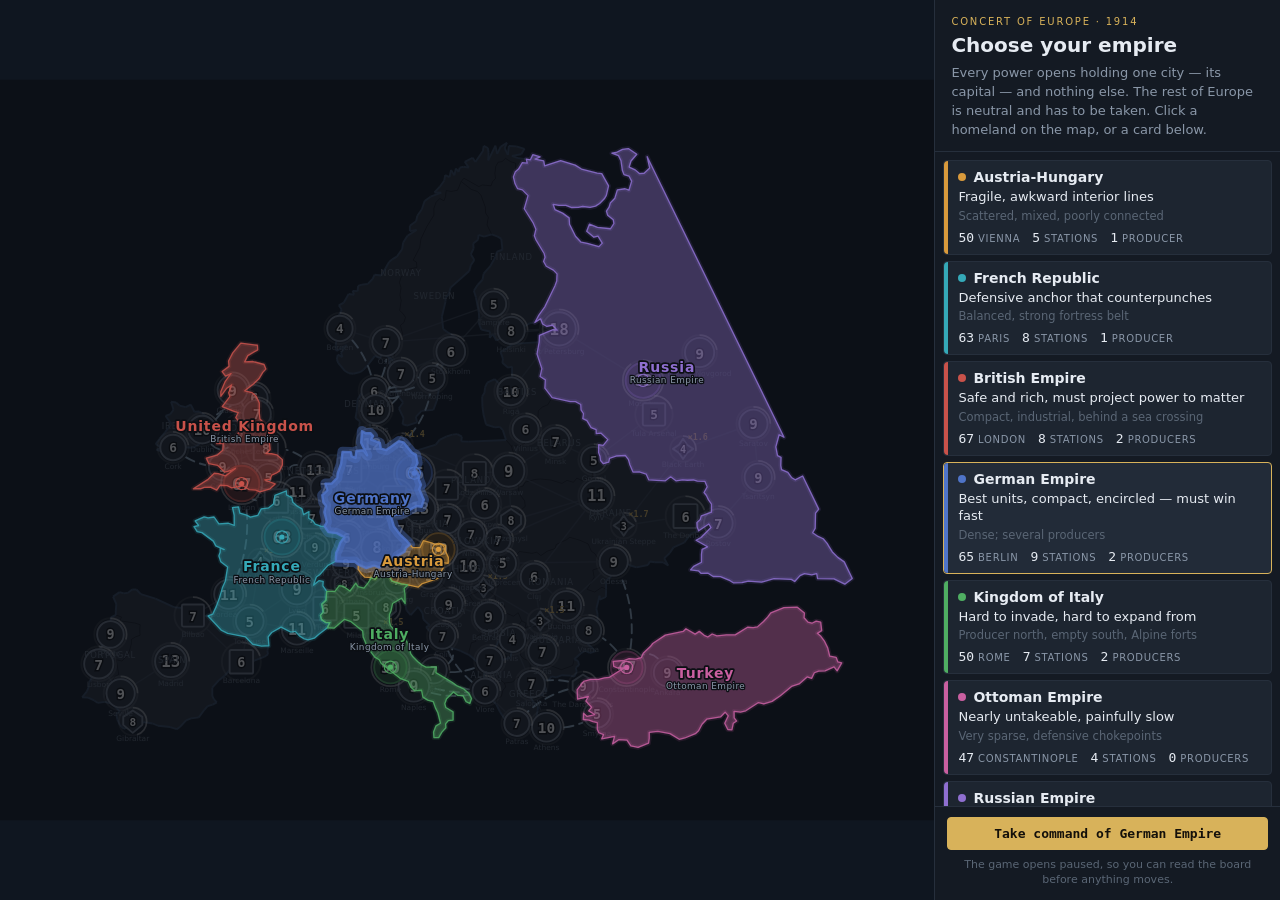
<file: index.html>
<!DOCTYPE html>
<html lang="en">
<head>
<meta charset="utf-8">
<meta name="viewport" content="width=device-width, initial-scale=1">
<title>Concert of Europe — 1914</title>
<link rel="stylesheet" href="style.css">
</head>
<body>

<div class="app">

  <!-- ── top HUD ─────────────────────────────────────────────────────── -->
  <header class="hud" id="hud">
    <div class="hud-group">
      <span class="hud-stat"><span class="hud-label">Territories</span><span class="hud-value" id="stat-territories">—</span></span>
      <span class="hud-stat"><span class="hud-label">Forces</span><span class="hud-value" id="stat-forces">—</span></span>
    </div>

    <div class="hud-group speed" id="speed-controls">
      <!-- 1x deleted 2026-07 on the player's instruction; 2x is the default and
           the slow speed now. See BAL.SPEEDS for why this costs nothing: the
           loop scales time CONSUMED, never the timestep, so the sim at 2x is
           the same sim. Pause is still how you stop to read the board. -->
      <button type="button" class="btn speed-btn" data-speed="0" id="speed-pause" title="Pause (space)">&#9208;</button>
      <button type="button" class="btn speed-btn is-active" data-speed="2">2x</button>
      <button type="button" class="btn speed-btn" data-speed="4">4x</button>
    </div>

    <div class="hud-group">
      <span class="hud-stat"><span class="hud-label">Day</span><span class="hud-value" id="stat-day">0</span></span>

      <!-- The way back into the guide (render/help.js). `hidden` here and
           revealed by helpInit(), which app/main.js calls from bootPlay() —
           so it does not exist as a clickable thing while the empire picker is
           up, for the same reason nothing else on the board is wired yet. The
           listener is attached there too; this file stays declarative. -->
      <button type="button" class="btn help-btn" id="help-btn" hidden
              title="How to play (?)" aria-label="How to play"><span class="help-btn-q">?</span>Guide</button>
    </div>
  </header>

  <!-- ── stage: board + right rail ───────────────────────────────────────
       A ROW flex whose only job is to put the rail beside the board rather
       than on top of it. This shape is load-bearing, not cosmetic: anything
       painted over the board that accepts pointer events swallows the click
       that commits an attack, with no error at all (see the #g-ui note
       below). A DOM sibling in normal flow cannot do that by construction.

       The SVG has a viewBox and preserveAspectRatio="xMidYMid meet", so
       narrowing .board-wrap simply rescales the map; render/camera.js has a
       ResizeObserver on #board and rebuilds its fit rect, which is what keeps
       marquee selection aligned with what the player sees.

       render/ailog.js appends its panel to .app — i.e. below this whole row —
       so the log and the rail displace the board on different axes and never
       fight. -->
  <div class="stage">

  <main class="board-wrap">
    <!-- tools/build-map.js fits the projected geometry to this frame with a
         small margin, so the viewBox is fixed and the data does the framing. -->
    <svg id="board" viewBox="0 0 1000 700" preserveAspectRatio="xMidYMid meet"
         role="img" aria-label="1914 Europe strategic map">
      <defs id="board-defs"></defs>
      <g id="g-territories"></g>
      <!-- Multiplier coverage (§8: "hold a farm and see the territories it's
           boosting light up"). Above the territory fill so it reads as a wash
           over the country, below the borders so it never eats a coastline.
           pointer-events:none in style.css — see the #g-ui warning below. -->
      <g id="g-coverage"></g>
      <g id="g-borders"></g>
      <g id="g-links"></g>
      <g id="g-stations"></g>
      <g id="g-labels"></g>
      <!-- Waves sit ABOVE stations: a marker on a short link next to a large
           node was being swallowed by that node's silhouette, and §8 requires
           in-transit strength to be legible at a glance. Both this layer and
           #g-ui are pointer-events:none in style.css, so neither can eat the
           click that commits an attack. -->
      <g id="g-waves"></g>
      <g id="g-ui"></g>
    </svg>
  </main>

    <!-- The rail. Persistent, fixed width, never hidden, never animated: the
         player must never have to look for where information appeared.
         Sections are appended by JS through railAddSection() — see the seam
         documented in render/readout.js and 01-data-schema.md.

         THE BOTTOM BAR USED TO LIVE BELOW THIS ROW AND IS GONE. It held the
         send amount, a gesture hint, a strip of power chips and the ticker,
         and it was the wrong shape for all four: it cost 58px of board HEIGHT
         at the 800x900 window the game is played at, while the rail — 200px
         wide and 798px tall — was showing 666px of nothing with no station
         selected. Measured, not guessed. The camera fits the viewBox to the
         board box on both axes, so those 58px are real map.

         The hint line was deleted outright rather than moved: the Guide
         (render/help.js, `?`) documents every gesture properly, with diagrams,
         and a permanent one-line summary of a screen you can open on demand is
         chrome. -->
    <aside class="rail" id="rail" aria-label="Status">

      <!-- STATIC, and first, on purpose. app/main.js wires #send-control by id
           during boot, but rail sections are not built until the first frame,
           so a section here would be wired to nothing. Being the rail's only
           markup child also fixes its position: railAddSection() APPENDS, so
           every JS section lands beneath this one — which is where they belong.
           The amount is touched several times a minute; the readouts are read. -->
      <div class="rail-section send-control" id="send-control">
        <span class="hud-label">send</span>
        <!-- PERSISTENT, and the digit that selects each one is on its face. The
             active button stays wherever the player last set it, across volleys,
             until they change it again — 25 is only the opening value (render/select.js,
             selFraction) — see BAL.SEND_FRACTION_DEFAULT for the player's reasoning.
             data-key is read by nothing; it is a label, and the binding itself is
             derived from BAL.SEND_FRACTIONS so the two cannot drift. -->
        <button type="button" class="btn send-btn is-active" data-fraction="0.25"><b>1</b>25</button>
        <button type="button" class="btn send-btn" data-fraction="0.5"><b>2</b>50</button>
        <button type="button" class="btn send-btn" data-fraction="0.75"><b>3</b>75</button>
        <button type="button" class="btn send-btn" data-fraction="1"><b>4</b>All</button>

        <!-- What the NEXT click will do, while a supply line is armed by R
             (render/select.js, _selPaintArmed). Rendered as a fixed banner at the
             top of the board, not here — see the `.send-armed` rule, which
             explains why it must not sit in this box's flow. It lives in this
             element only because the send box is where it conceptually belongs.
             `position: fixed` is why moving this box into the rail did not move
             the banner a pixel. -->
        <span class="send-armed" id="send-armed" hidden aria-live="polite"></span>

        <!-- THE BUILD CHOOSER (04-development.md §8). Same reasoning as
             .send-armed above and the same rules: `position: fixed` so appearing
             cannot shift the board under a cursor, and `pointer-events: none`
             because it floats over the map and anything over the map that accepts
             pointer events silently eats the click that commits an attack — five
             occurrences on this project.
             It is KEYBOARD-ONLY by design, which is what makes pointer-events:none
             free rather than a compromise: `b` opens it, 1/2/3 pick, Esc cancels.
             Filled by render/select.js; it lives in this element for the same
             reason the armed banner does. -->
        <div class="build-chooser" id="build-chooser" hidden aria-live="polite"></div>

        <!-- The INF · ART · ARM type toggles used to sit here. Deleted 2026-07 on
             the player's instruction ("Delete them."). Choosing SOURCES already
             chooses types — the Ruhr makes armour, Leipzig makes artillery,
             everywhere else infantry — so the toggles only bought "send this
             city's infantry but leave its guns", which is not worth a permanent
             mode on a bar the player fires volleys from. `cmd.types` still exists
             in sim/commands.js; nothing in the UI sets it. -->
      </div>

    </aside>

  </div>

</div>

<!-- ── scripts: core -> data -> render -> app ───────────────────────────
     Loaded in dependency order as plain globals. No modules, no bundler.
     The data/ files are authored separately; render/map.js reports clearly
     and draws a placeholder if any global is still missing. -->

<script src="core/rng.js"></script>
<!-- Deterministic sin/exp/log/atanh/pow. FIRST alongside the RNG, and before
     everything in sim/ and ai/: four files there check for it at load and say
     so loudly if it is missing (07-roadmap.md A2, known-issue #22). -->
<script src="core/exact.js"></script>
<script src="core/util.js"></script>

<script src="data/map.js"></script>
<script src="data/stations.js"></script>
<script src="data/scenario.js"></script>
<script src="data/tuning.js"></script>

<script src="core/state.js"></script>

<!-- The fog gate. Immediately after core/state.js and BEFORE sim/, ai/ and
     render/, because both consumers (render masking, AI candidate filtering)
     load later and nothing in sim/ may call it at all. -->
<script src="core/vision.js"></script>

<script src="sim/commands.js"></script>
<!-- Development. BEFORE sim/combat.js, which asks it for the fortification a
     station has built and is garrisoning, and before sim/growth.js only for
     tidiness — it has no dependency either way. It needs core/state.js above it
     for totalUnits and checks for it loudly at load. -->
<script src="sim/development.js"></script>
<script src="sim/growth.js"></script>
<script src="sim/movement.js"></script>
<script src="sim/combat.js"></script>
<script src="sim/relations.js"></script>
<script src="sim/victory.js"></script>
<script src="sim/step.js"></script>

<!-- ai/ is optional: sim/step.js calls aiTick only if it is defined, so the
     game still runs with these two tags removed. score.js first — ai.js reads
     aiCandidates/aiContext from it. -->
<script src="ai/score.js"></script>
<script src="ai/ai.js"></script>

<script src="render/map.js"></script>
<script src="render/waves.js"></script>
<script src="render/select.js"></script>
<script src="render/ailog.js"></script>
<script src="render/coverage.js"></script>
<script src="render/readout.js"></script>
<!-- AFTER readout.js, all three, because each calls railAddSection() at LOAD
     time and railAddSection is a top-level `function` in readout.js — hoisted
     within its own file, but not visible until that file has run. hud.js used
     to sit above map.js's neighbours; it moved down here the day its ticker
     became a rail section, and its `typeof railAddSection === 'function'`
     guard means getting this wrong loses the ticker SILENTLY rather than
     throwing. Nothing in these three runs at load beyond the registration. -->
<script src="render/hud.js"></script>
<script src="render/standings.js"></script>
<script src="render/victory.js"></script>
<!-- The guide. After render/map.js because it draws the four station
     silhouettes with map.js's own stationShape() rather than a copy of it
     (known-issues #9), and it is never called before bootPlay(). -->
<script src="render/help.js"></script>
<script src="render/camera.js"></script>
<!-- The empire picker. After the other render/ files because it calls map.js's
     shapePoints/pointsAttr to draw the homelands from the same geometry the
     board is drawn from, and before app/loop.js because app/main.js's boot()
     hands it the board and waits for a power before there is a game to run. -->
<script src="render/start.js"></script>

<script src="app/loop.js"></script>
<script src="app/main.js"></script>

</body>
</html>
</file>
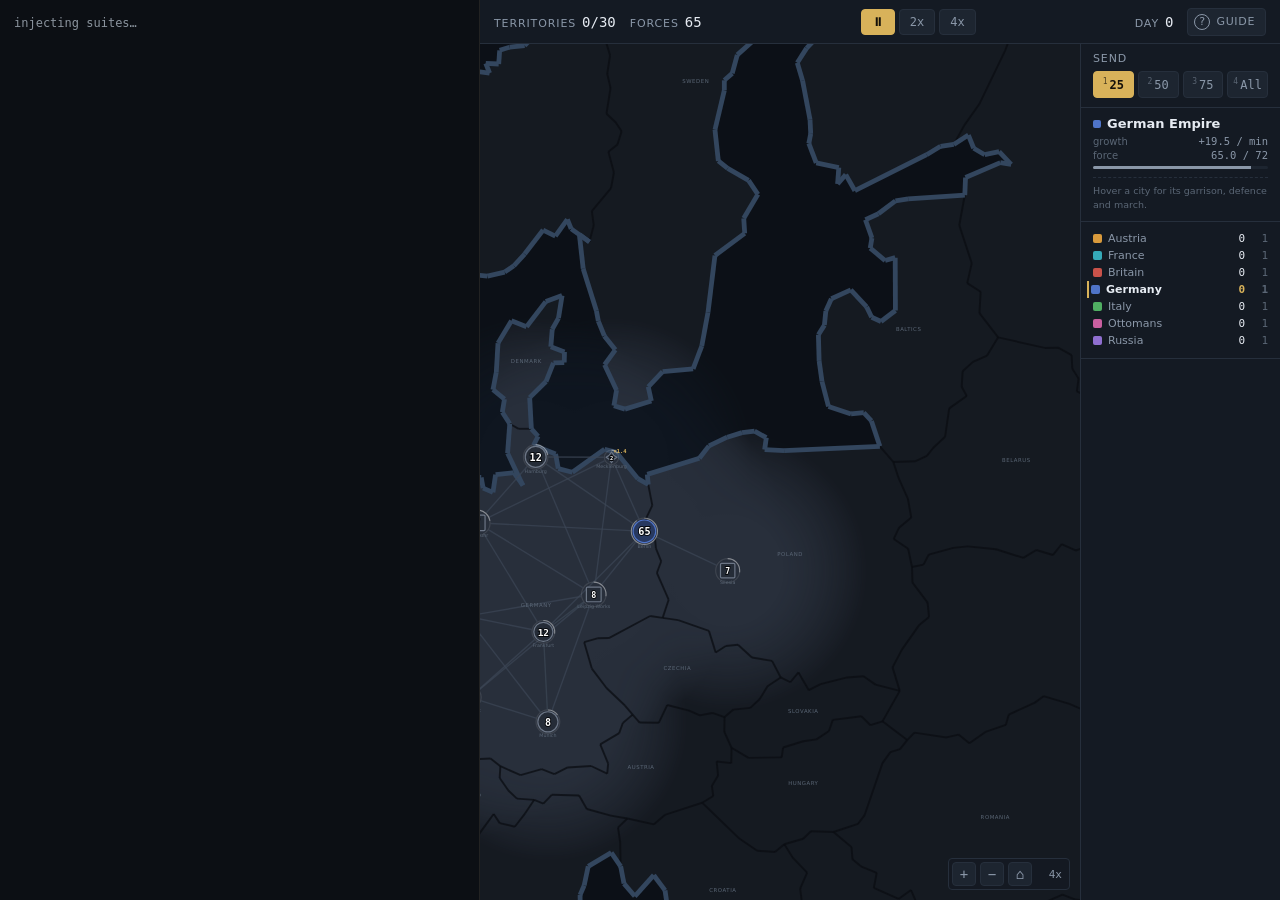
<file: tests-ui.html>
<!DOCTYPE html>
<html lang="en">
<head>
<meta charset="utf-8">
<title>Concert of Europe — UI tests</title>
<style>
  :root { color-scheme: dark; }
  body {
    margin: 0; background: #0c0f14; color: #c9d1d9;
    font: 12px/1.5 ui-monospace, SFMono-Regular, Menlo, monospace;
    display: flex; height: 100vh;
  }
  #out { flex: 1 1 auto; margin: 0; padding: 14px; overflow: auto; white-space: pre; }
  #frame { flex: 0 0 800px; width: 800px; height: 900px; border: 0; border-left: 1px solid #222; }
  .ok   { color: #7ee787; }
  .bad  { color: #ff7b72; }
  .note { color: #8b949e; }
</style>
</head>
<body>

<pre id="out" class="note">starting…</pre>

<!-- THE PAGE UNDER TEST IS index.html ITSELF, IN AN IFRAME, AND THAT IS THE
     WHOLE POINT OF THIS FILE.

     render/select.js cannot be tested by either existing harness:
       test/node.js   — it calls document.addEventListener at the top level, so
                        it does not even evaluate in a context with no document.
       tests.html     — has no #board, no camera fit rect and no live GAME, so
                        every gesture assertion could only ever report SKIP.

     The obvious fix is to copy index.html's thirty <script> tags into a third
     page. That is known-issue #9 — two implementations of one rule — and it is
     the version of it that rots fastest, because the drift is invisible: the
     copy keeps passing while testing a page nobody ships. render/hud.js moved
     below render/readout.js earlier today for exactly this kind of load-order
     reason, and a duplicated list would have silently kept the old order.

     So there is no copy. The iframe loads the shipped page, and the test files
     are injected into it afterwards — which also keeps test scripts out of
     index.html, where they have no business being.

     ?player=ger skips the empire picker (00-vision.md §8) so the board is live
     and wired without anyone having to click a card. The iframe is a real
     800x900, the window the game is played at (known-issues #17) — the camera
     fit rect and elementFromPoint both depend on real layout, and a hidden or
     zero-sized frame would make every hit test a lie.

     &dev=1 IS LOAD-BEARING SINCE A4, not a convenience. Pause and speed left the
     player UI, and with them the opening pause — a player who cannot unpause must
     not be handed a board that never starts. But every gesture assertion below
     reads a garrison, hit-tests a node, or counts a wave, and a board that is
     RUNNING changes all three between the setup and the assertion. dev=1 is
     exactly what roadmap A4 kept these controls for: "browser verification pauses
     the board constantly and losing that slows every future change." -->
<iframe id="frame" src="index.html?player=ger&amp;dev=1" title="game under test"></iframe>

<script>
'use strict';

// The suites to inject, in order. asserts.js first (assert/resetTests), then
// runner.js (collectData/formatResults), then the suites themselves.
//
// THESE ARE THE SUITES test/node.js CANNOT RUN, and each is here for its own
// reason rather than by category:
//
//   select-tests      render/select.js calls document.addEventListener at the
//                     top level, so the node harness will not evaluate it at
//                     all, and the gestures hit-test real screen coordinates.
//   scenarios-routeview
//                     needs render/map.js's route classifier. That file could
//                     be shimmed into test/node.js with a fake `window` and a
//                     fake `document`, and it was tried; a render file in the
//                     sim harness, propped up by two stubs, is a worse thing to
//                     own than one extra page. Here it is the real file, loaded
//                     by the real index.html, against a rendered board.
//
// It must NOT go in tests.html either: that page has no #board, so the suite
// would SKIP — and a SKIP prints under a PASS banner, which is how a suite goes
// quietly dead. Being loud about not running is the whole job of this file.
var TEST_FILES = [
  'test/asserts.js',
  'test/runner.js',
  'test/select-tests.js',
  'test/camera-tests.js',
  // Headless-capable (it runs as `node test/scenarios-orderswhy.js` too), but
  // it needs render/readout.js AND render/map.js, and putting two render files
  // into the sim harness behind a fake window and a fake document is the same
  // trade declined for scenarios-routeview.js. Here both are the real files,
  // loaded by the real index.html, in the real order — which is also what
  // proves its MAP_ORDER_STUCK guard resolves at CALL time rather than at load.
  'test/scenarios-orderswhy.js',
  // Loaded for its BOARD FIXTURES, not to be run — scenarios-routeview.js
  // reuses them rather than copying them, which is the right call
  // (known-issues #9) and the reason this line is not obviously necessary.
  // Its own assertions run headless in test/node.js; `suiteRoutes` is
  // deliberately absent from TEST_SUITES below so they do not run twice.
  'test/scenarios-routes.js',
  'test/scenarios-routeview.js',
  // render/map.js's development mark. Same argument as the two above: the node
  // harness loads no render/ file that draws a station, so a green there says
  // nothing about this code at all.
  'test/devmark-tests.js',
  // render/map.js's fog MEMO, which B2 turned into a correctness surface: a
  // wave is now a source of sight and a wave can appear with the tick and the
  // ownerEpoch both unmoved. Headless coverage of the rule itself is complete
  // (test/fog-tests.js, `fog / wave vision`) and cannot see this at all.
  'test/wavefog-tests.js',
  // The supply route as a CLICK TARGET (C3). Entirely about what
  // elementFromPoint returns on a laid-out board, so the node harness could
  // never see it.
  'test/routehit-tests.js',
  // The end-screen chart. Runs LAST in TEST_SUITES below, because it steps the
  // live game to a real ending — after it, every other suite's board is over.
  'test/chart-tests.js',
];

// Suite entry points to call, in order. Named rather than discovered so a suite
// that fails to load is a hard error below instead of silently not running.
//
// THEY RUN ONE AT A TIME, AND EACH IS AWAITED. test/asserts.js keeps a single
// module-global `_currentSuite` and every assert() pushes into it, so a suite
// that returns a promise — test/camera-tests.js does, because MutationObserver
// is asynchronous — would file its assertions under the NEXT suite's name if
// this loop moved on without waiting. Silently, with the totals still adding
// up. Awaiting a non-promise is free, so the rule is simply: always wait.
var TEST_SUITES = ['suiteSelect', 'suiteSelectSafety', 'suiteRouteView', 'suiteCamera',
                   'suiteOrdersWhy', 'suiteDevMark', 'suiteDevRail', 'suiteWaveFog', 'suiteRouteHit',
                   // LAST, and that is load-bearing: suiteVictoryChart runs the
                   // live game to a winner, which leaves every board every
                   // other suite depends on finished.
                   'suiteVictoryChart'];

var out = document.getElementById('out');
var frame = document.getElementById('frame');

function say(text, cls) {
  out.className = cls || 'note';
  out.textContent = text;
}

// Inject one classic script into the frame and resolve when it has run. Written
// with <script src> rather than eval so a syntax error reports with a real
// filename and line number, exactly as it would on the shipped page.
function inject(doc, src) {
  return new Promise(function (resolve, reject) {
    var s = doc.createElement('script');
    s.src = src;
    s.onload = function () { resolve(src); };
    s.onerror = function () { reject(new Error('failed to load ' + src)); };
    doc.body.appendChild(s);
  });
}

// The board is drawn asynchronously and app/main.js does not announce itself, so
// poll for the two things the gesture tests actually need: a live GAME and a
// station node that can be hit-tested. Polling a real condition rather than
// sleeping a guessed number of milliseconds is the difference between a flaky
// suite and a slow one.
function waitForGame(win, doc, timeoutMs) {
  var deadline = Date.now() + (timeoutMs || 15000);
  return new Promise(function (resolve, reject) {
    (function poll() {
      var ready = win.GAME && win.PLAYER &&
        doc.querySelector('#g-stations .station-shape');
      if (ready) return resolve();
      if (Date.now() > deadline) {
        return reject(new Error('no live GAME in the frame after ' +
          (timeoutMs / 1000) + 's — did index.html throw? Check its console.'));
      }
      setTimeout(poll, 60);
    }());
  });
}

// CLOSE THE GUIDE, AND FAIL LOUDLY IF IT WILL NOT CLOSE.
//
// render/help.js auto-shows the guide ONCE PER BROWSER, keyed on a localStorage
// flag. That makes this page's result depend on the history of whatever browser
// opened it:
//
//   a browser that has seen the guide   the board is clear, 34 tests run
//   a browser that has NOT              the guide's <p> is over every station,
//                                       so _seltFixture's hit test misses every
//                                       neighbour, and suiteSelect fires its one
//                                       loud failure and returns — 11 of its 12
//                                       tests never register at all
//
// Which is worse than a plain red: the page still prints a totals line, and the
// totals line is smaller by eleven in a way nobody counts. It passed for the
// author for weeks because his profile had the flag set, and went red the first
// time it ran in a fresh profile.
//
// So the guide is closed here, through its own helpHide() rather than by writing
// the localStorage key from this file — the key is render/help.js's business and
// a copy of it here would drift silently the day it becomes v2 (known-issue #9).
// This is the same job `?player=ger` on the iframe already does: put the SHIPPED
// page into the state a player is in when they start giving orders.
//
// A guide that will not close is a hard error, not a warning. If something is
// over the board and cannot be moved, every gesture assertion below is measuring
// an overlay, and this page exists to say so out loud.
function dismissGuide(win, doc) {
  var open = win.HELP_STATE && win.HELP_STATE.open;
  if (!open) return;                     // already seen in this browser
  if (typeof win.helpHide !== 'function') {
    throw new Error('the guide is open over the board and render/help.js exposes ' +
      'no helpHide() — every gesture test below would hit-test the guide');
  }
  win.helpHide();
  if (win.HELP_STATE && win.HELP_STATE.open) {
    throw new Error('helpHide() ran and the guide is still open — the board is ' +
      'covered and no gesture assertion on this page means anything');
  }
  if (doc.querySelector('.help-p')) {
    throw new Error('the guide reports closed but its content is still in the ' +
      'document — known-issue #15/#20 territory, and the hit test will still miss');
  }
}

frame.addEventListener('load', function () {
  var win = frame.contentWindow;
  var doc = frame.contentDocument;

  say('waiting for the board…');

  waitForGame(win, doc)
    .then(function () {
      dismissGuide(win, doc);
      say('injecting suites…');
      return TEST_FILES.reduce(function (chain, src) {
        return chain.then(function () { return inject(doc, src); });
      }, Promise.resolve());
    })
    .then(function () {
      // A missing suite is a HARD ERROR, never a quiet skip. The whole failure
      // mode this page exists to prevent is a suite that stops running and goes
      // on printing a green banner (known-issues #8, and #22's silent guard).
      var missing = TEST_SUITES.filter(function (n) {
        return typeof win[n] !== 'function';
      });
      if (missing.length) {
        throw new Error('these suites loaded but exposed no entry point: ' +
          missing.join(', ') + ' — did a name change?');
      }

      win.resetTests();
      var d = (typeof win.collectData === 'function') ? win.collectData() : {};
      // Sequential and awaited — see the note on TEST_SUITES.
      return TEST_SUITES.reduce(function (chain, n) {
        return chain.then(function () { return win[n](d); });
      }, Promise.resolve());
    })
    .then(function () {
      var summary = win.summarizeTests();
      var text = (typeof win.formatResults === 'function')
        ? win.formatResults()
        : JSON.stringify(summary, null, 2);

      // A SKIP is a failure HERE, whatever it means elsewhere. In test/node.js
      // skipping is how the harness survives data files that are not authored
      // yet; on this page every suite's dependencies are loaded by definition,
      // so a skip can only mean the suite could not find what it needed and
      // said nothing about it.
      //
      // AN EMPTY SUITE IS A FAILURE TOO, and that rule is here because the
      // absence of it let a suite through. test/asserts.js only records via
      // test(name, fn); a bare assert() throws on failure and records NOTHING
      // on success, so a suite written with bare assertions measured the right
      // things, asserted the right things, reported 0/0 and printed green.
      // `summary.skip` did not catch it because there was nothing to skip.
      // known-issue #8: a test that cannot fail is worse than no test, and a
      // suite that cannot report is the same thing one level up.
      var empty = [];
      for (var i = 0; i < win.TEST_RESULTS.length; i++) {
        var s = win.TEST_RESULTS[i];
        if (!s.skipped && s.tests.length === 0) empty.push(s.name);
      }

      var bad = summary.fail > 0 || summary.skip > 0 || empty.length > 0;
      var notes = '';
      if (summary.skip > 0) {
        notes += '\n\n!! ' + summary.skip + ' SKIPPED — a skip is a failure on ' +
          'this page: every dependency is loaded here, so a suite that skipped ' +
          'could not find something and did not say so.';
      }
      if (empty.length) {
        notes += '\n\n!! ' + empty.length + ' SUITE(S) RECORDED NOTHING: ' +
          empty.join(', ') + '\n   A suite that runs and asserts nothing is ' +
          'the loudest possible green lie. Check for bare assert() calls ' +
          'outside test(name, fn).';
      }
      say(text + notes, bad ? 'bad' : 'ok');

      // Machine-readable, so a browser-driving harness can read one value
      // instead of scraping the <pre>.
      window.UI_TEST_SUMMARY = summary;
      document.title = (bad ? 'FAIL' : 'PASS') + ' — UI tests';
    })
    .catch(function (e) {
      say('HARNESS ERROR\n\n' + (e && e.stack ? e.stack : String(e)), 'bad');
      window.UI_TEST_SUMMARY = { pass: 0, fail: -1, error: String(e) };
      document.title = 'FAIL — UI tests';
    });
});
</script>

</body>
</html>
</file>
<file: style.css>
/* Concert of Europe — one fixed dark theme.
   Colour carries ownership only (00-vision.md §8); shape carries station type,
   so nothing in here may tint a node by what it does. */

:root {
  /* surfaces */
  --bg:            #0c0f14;
  --sea:           #0f1620;
  --panel:         #141a23;
  --panel-hi:      #1d2530;
  --line:          #262f3c;

  /* text */
  --ink:           #e6ebf2;
  --ink-dim:       #8a97a8;
  --ink-faint:     #5a6675;

  /* map */
  --neutral:       #4a5261;   /* unowned or contested territory tint */
  --neutral-node:  #6c7686;
  --border-inner:  #0b0e13;   /* internal territory borders — thin */
  --border-coast:  #33465e;   /* coastline — thicker, cooler */
  --link:          #3c4756;
  /* Sea crossings. Was #35526b, which is rgb(53,82,107) against a sea that
     composites to roughly rgb(47,73,96) — the same hue family about 25%
     brighter, i.e. invisible. §8 reserves colour for ownership, so this may not
     answer with a hue: it stays in the same neutral blue and buys its contrast
     with LIGHTNESS (and, in .link.is-sea, weight and dash period). Kept
     desaturated so it cannot be mistaken for a power — the nearest power colour
     is Germany's #4f74c8, which is twice as saturated and much darker. */
  --link-sea:      #9db8d0;

  /* the number is the interface */
  --garrison:      #ffffff;
  --garrison-halo: #05070a;

  --accent:        #d8b25a;   /* selection carets, active controls */
  --warn:          #d1604a;

  /* geometry */
  --territory-fill-alpha: 0.42;
  --hud-h:         44px;
  /* The event ticker's slot, and the ONLY thing that decides how many rows it
     shows: six rows of the 18px line-height set on .ticker-list li. It is a
     fixed height on purpose — an auto-height ticker grew the bottom bar to
     109px at 1280px, i.e. 56px of Europe spent on gossip, while showing
     nothing at all at 800px. See the ticker block for the measurements. */
  --ticker-h:      108px;   /* six 18px rows; render/hud.js HUD_TICKER_MAX */
  --radius:        4px;

  --font: "Inter", "Helvetica Neue", -apple-system, BlinkMacSystemFont, system-ui, sans-serif;
  --font-num: "SF Mono", "JetBrains Mono", ui-monospace, Menlo, Consolas, monospace;
}

* { box-sizing: border-box; }

html, body {
  margin: 0;
  padding: 0;
  height: 100%;
  background: var(--bg);
  color: var(--ink);
  font-family: var(--font);
  font-size: 13px;
  -webkit-font-smoothing: antialiased;
  overflow: hidden;
}

.app {
  display: flex;
  flex-direction: column;
  height: 100%;
}

/* ── top HUD ──────────────────────────────────────────────────────────── */

.hud {
  display: flex;
  align-items: center;
  justify-content: space-between;
  gap: 16px;
  height: var(--hud-h);
  flex: 0 0 var(--hud-h);
  padding: 0 14px;
  background: var(--panel);
  border-bottom: 1px solid var(--line);
}

.hud-group {
  display: flex;
  align-items: center;
  gap: 14px;
}

.hud-stat {
  display: inline-flex;
  align-items: baseline;
  gap: 6px;
}

.hud-label {
  color: var(--ink-dim);
  font-size: 11px;
  letter-spacing: 0.08em;
  text-transform: uppercase;
}

.hud-value {
  font-family: var(--font-num);
  font-size: 14px;
  font-variant-numeric: tabular-nums;
  color: var(--ink);
}

/* ── buttons ──────────────────────────────────────────────────────────── */

.btn {
  appearance: none;
  border: 1px solid var(--line);
  background: var(--panel-hi);
  color: var(--ink-dim);
  font-family: var(--font-num);
  font-size: 12px;
  line-height: 1;
  padding: 6px 10px;
  border-radius: var(--radius);
  cursor: pointer;
}

.btn:hover { color: var(--ink); border-color: #3a4757; }

.btn.is-active {
  background: var(--accent);
  border-color: var(--accent);
  color: #14100a;
  font-weight: 600;
}

.speed { gap: 4px; }

/* ── board ────────────────────────────────────────────────────────────── */

.board-wrap {
  position: relative;
  flex: 1 1 auto;
  min-height: 0;
  background: var(--sea);
}

#board {
  display: block;
  width: 100%;
  height: 100%;
  background: var(--sea);
  user-select: none;
}

/* territories */

.territory {
  stroke: none;
  fill-opacity: var(--territory-fill-alpha);
}

.territory.is-neutral { fill: var(--neutral); }

/* Three control tiers (00-vision.md §3). Same hue throughout — only the
   opacity changes, so a half-held country reads as "yours, but not settled"
   rather than as a different power. */
.territory.is-full     { fill-opacity: var(--territory-fill-alpha); }
.territory.is-majority { fill-opacity: calc(var(--territory-fill-alpha) * 0.45); }

.territory.is-contested {
  fill: var(--neutral);
  /* hatch overlay is drawn as a sibling path so the tint stays readable */
}

.territory-hatch {
  fill: url(#hatch-contested);
  stroke: none;
  pointer-events: none;
}

/* borders — internal thin, coastline thicker (00-vision.md §3) */

.border-inner {
  stroke: var(--border-inner);
  stroke-width: 0.8;
  stroke-opacity: 0.75;
  fill: none;
}

.border-coast {
  stroke: var(--border-coast);
  stroke-width: 2;
  stroke-linejoin: round;
  fill: none;
}

.hatch-line {
  stroke: #000;
  stroke-opacity: 0.45;
  stroke-width: 2;
}

/* links

   Every link is a <path> (render/map.js), trimmed at both ends to the live
   symbol radius so a line starts where the node stops instead of running under
   it, and a SEA link is bowed into an arc that clears both symbols. `fill: none`
   is therefore load-bearing rather than tidy — a filled quadratic would paint a
   lens over the board.

   pointer-events: none, on both. These now have curvature and a wider stroke,
   and #g-links sits under #g-stations across the whole board; select.js
   hit-tests with closest('[data-station]'), so anything here that took a click
   would silently swallow the gesture that commits an attack. That has bitten
   this project five times and none of them announced themselves. */

.link {
  stroke: var(--link);
  stroke-width: 1.4;
  stroke-opacity: 0.7;
  fill: none;
  pointer-events: none;
}

/* THE CURVE is the primary signal that this is water — a dash never survived
   being drawn in a dark blue on a dark blue sea, and on the five shortest
   crossings there was no line to dash at all. The rest is lightness and
   weight, never hue (00-vision.md §8, "colour carries ownership only"):

     stroke      light neutral blue, ~3.5x the luminance of the sea behind it
     width       1.9 against .link's 1.4, so it reads as the heavier route
     dasharray   9 6 against 5 5 — a 15px period instead of 10. The short
                 crossings only carry ~20px of visible arc, and at the old
                 period that arrived as two ambiguous ticks; at this one it is
                 a dash, a gap and a dash, which reads as deliberate. */
.link.is-sea {
  stroke: var(--link-sea);
  stroke-dasharray: 9 6;
  stroke-width: 1.9;
  stroke-opacity: 0.9;
  stroke-linecap: round;
}

/* stations — shape is type, colour is ownership, nothing else */

.station { cursor: pointer; }

.station-shape {
  stroke-width: 2;
  stroke-linejoin: round;
}

.station-garrison {
  fill: var(--garrison);
  stroke: var(--garrison-halo);
  stroke-width: 3;
  paint-order: stroke fill;
  font-family: var(--font-num);
  font-weight: 700;
  font-variant-numeric: tabular-nums;
  text-anchor: middle;
  dominant-baseline: central;
  pointer-events: none;
}

/* modifiers labelled in place, not buried in a panel (§8) */
.station-modifier {
  fill: var(--accent);
  font-family: var(--font-num);
  font-size: 9px;
  font-weight: 600;
  text-anchor: middle;
  pointer-events: none;
}

.station-name {
  fill: var(--ink-faint);
  font-size: 8px;
  text-anchor: middle;
  pointer-events: none;
}

/* selection is a caret above the node, never a highlight ring (§8) */
.select-caret {
  fill: var(--accent);
  pointer-events: none;
}

/* territory labels */

.territory-label {
  fill: var(--ink-faint);
  font-size: 9px;
  letter-spacing: 0.1em;
  text-transform: uppercase;
  text-anchor: middle;
  pointer-events: none;
}

/* The placeholder .wave-trail block that used to sit here is gone. It was
   written before render/waves.js existed ("drawn by later milestones") and was
   fully superseded by the real block further down, EXCEPT for one line:
   `stroke: #ffffff`. That line silently beat the per-wave colour, because
   render/waves.js sets the colour with setAttribute('stroke', …) — a
   presentation attribute, which any stylesheet rule outranks. Every trail on
   the board rendered white, so you could not tell whose army was marching, and
   nothing anywhere reported a problem. See known-issues #15. */

/* board-level messaging, e.g. missing data */

.board-message {
  fill: var(--ink-dim);
  font-family: var(--font-num);
  font-size: 15px;
  text-anchor: middle;
}

.board-message-sub {
  fill: var(--ink-faint);
  font-family: var(--font-num);
  font-size: 11px;
  text-anchor: middle;
}

/* ── station readout ──────────────────────────────────────────────────── */

.station-readout {
  position: absolute;
  min-width: 150px;
  padding: 8px 10px;
  background: var(--panel);
  border: 1px solid var(--line);
  border-radius: var(--radius);
  font-size: 12px;
  pointer-events: none;
}

.station-readout[hidden] { display: none; }

/* ── the send amount, in the rail ─────────────────────────────────────────
   The bottom bar is gone. It held four things — the send amount, a gesture
   hint, a strip of power chips and the ticker — and cost 58px of board HEIGHT
   at the 800x900 window the game is played at (known-issues #17), while the
   rail beside it was measured showing 666px of empty column. The camera fits
   the viewBox to the board box on BOTH axes, so those 58px were real map.

   Where each went:
     send amount   here, static markup at the top of the rail (index.html)
     gesture hint  DELETED - render/help.js documents every gesture properly
     power chips   DELETED - replaced by render/standings.js, and public
     ticker        a rail section, pinned to the floor (render/hud.js)

   `.send-control` also carries `.rail-section`, so the padding and the divider
   rule come from the rail and this block only has to lay the row out. */

.send-control {
  display: flex;
  align-items: center;
  flex-wrap: wrap;
  gap: 4px;
}

/* The label sits on its own line above the buttons: four buttons plus a `send`
   label is 229px and the rail is 200px. Stacking is what makes the row fit
   without shrinking the primary click target in the game. */
.send-control .hud-label { flex: 1 0 100%; margin-bottom: 2px; }

/* Four buttons across 176px of content. `flex: 1 1 0` divides the row evenly,
   so all four targets are the same size and the widest label ("All") sets
   nothing; the horizontal padding goes because at 44px a button does not need
   it and the digit-plus-value label is already centred. */
.send-control .send-btn { flex: 1 1 0; min-width: 0; padding-left: 0; padding-right: 0; }

/* ── selection ─────────────────────────────────────────────────────────
   render/select.js only. 00-vision.md §8: selection is a caret above the
   node, never a highlight ring — it stays legible with sixty nodes marked.
   :root already reserves --accent "selection carets, active controls", so
   this block introduces no new palette entries.

   #g-ui must be pointer-events:none, or the carets and preview lines drawn
   over a node would swallow the click that commits the volley. Every element
   below inherits that; nothing here is ever a hit target. */

#g-ui { pointer-events: none; }

/* Same reasoning for the wave layer, which now paints above #g-stations so
   in-transit markers are not swallowed by a nearby node's silhouette. Any
   layer that sits over the stations must be click-transparent, or it eats the
   click that commits an attack and the game silently stops responding. */
#g-waves { pointer-events: none; }

.sel-caret {
  fill: var(--accent);
  stroke: var(--garrison-halo);
  stroke-width: 0.8;
}

/* A selected source with no route to the hovered target. applyCommand() will
   reject it; saying so before the click is cheaper than the player noticing a
   missing wave afterwards. */
.sel-caret.is-noroute {
  fill: var(--ink-faint);
  stroke: none;
}

.sel-marquee-rect {
  fill: rgba(216, 178, 90, 0.07);
  stroke: var(--accent);
  stroke-width: 1;
  stroke-dasharray: 4 3;
}

/* Preview lines. §8: the ETA spread is the information needed to avoid defeat
   in detail, so the slowest arrival is deliberately the loudest thing on
   screen — a bad volley should LOOK bad before it is committed. */
.sel-line {
  stroke: var(--accent);
  stroke-width: 1.4;
  stroke-opacity: 0.55;
}

.sel-line.is-slowest {
  stroke: var(--warn);
  stroke-width: 2.8;
  stroke-opacity: 0.95;
}

.sel-line.is-noroute {
  stroke: var(--ink-faint);
  stroke-width: 1;
  stroke-opacity: 0.5;
  stroke-dasharray: 3 4;
}

.sel-eta {
  fill: var(--accent);
  font-family: var(--font-num);
  font-size: 10px;
  font-weight: 700;
  text-anchor: middle;
  paint-order: stroke;
  stroke: var(--garrison-halo);
  stroke-width: 3;
  stroke-linejoin: round;
}

.sel-eta.is-slowest { fill: var(--warn); font-size: 11.5px; }
.sel-eta.is-noroute { fill: var(--ink-faint); font-weight: 500; }

/* ══ live board ═══════════════════════════════════════════════════════════
   Everything renderLive() and renderWaves() switch on. Appended at the end on
   purpose: these rules must win over the static-board rules above, and this
   file is being edited by more than one pair of hands.
   ───────────────────────────────────────────────────────────────────────── */

/* Territory tiers. The hatch is built once per territory and toggled by class,
   so the contested state costs a class change rather than a DOM insert. */
.territory-hatch { display: none; }
.territory-hatch.is-on { display: block; }

/* The hatch was originally black-on-dark, which at map zoom was
   indistinguishable from plain neutral ground — contested and unowned looked
   identical, and they mean opposite things. Light strokes at low opacity:
   still clearly not a tint, now clearly not nothing. */
.hatch-line {
  stroke: #d3dcea;
  stroke-opacity: 0.4;
  stroke-width: 1.7;
}

/* `neutral` is a real power id in POWERS, so a territory can come back held by
   nobody at full or majority. That is empty ground, not somebody's country. */
.territory.is-neutral { fill: var(--neutral); fill-opacity: var(--territory-fill-alpha); }

/* Cut off from the capital: not growing, actively decaying (00-vision.md §5).
   One of the three systems keeping the snowball honest, and the only one with
   no other tell on the board — so it gets a dashed outline AND a mark. Reading
   "this is bleeding" at a glance is the entire point. */
.station.is-cut .station-shape {
  stroke-dasharray: 3 2.5;
  stroke-opacity: 0.85;
}

.station-cut {
  display: none;
  stroke: var(--warn);
  stroke-width: 1.6;
  stroke-linecap: round;
  fill: none;
  pointer-events: none;
}

.station.is-cut .station-cut { display: block; }

/* A fight in progress. Animated rather than static because a battle is the one
   thing on the board with a clock on it — movement catches the eye where a
   static ring blends into the node outlines. */
.station-battle {
  display: none;
  fill: none;
  stroke: var(--warn);
  stroke-width: 1.8;
  pointer-events: none;
}

.station.is-fighting .station-battle {
  display: block;
  animation: battle-pulse 0.9s ease-in-out infinite;
}

@keyframes battle-pulse {
  0%, 100% { stroke-opacity: 0.9;  stroke-width: 1.8; }
  50%      { stroke-opacity: 0.25; stroke-width: 3.4; }
}

@media (prefers-reduced-motion: reduce) {
  .station.is-fighting .station-battle { animation: none; stroke-opacity: 0.9; }
}

/* In-flight stacks. The trail runs from the station just left to where the
   marker is now — a streak, not a supply line, and it disappears with the
   wave (00-vision.md §8). */
.wave-trail {
  stroke-width: 2.5;
  stroke-opacity: 0.55;
  stroke-linecap: round;
  fill: none;
  pointer-events: none;
}

.wave { pointer-events: none; }

.wave-chip {
  stroke: var(--garrison-halo);
  stroke-width: 1.2;
  fill-opacity: 0.95;
}

/* Same "number is the interface" rule as a garrison, one size down because a
   stack is transient. */
.wave-units {
  fill: var(--garrison);
  stroke: var(--garrison-halo);
  stroke-width: 2.5;
  paint-order: stroke fill;
  font-family: var(--font-num);
  font-size: 9px;
  font-weight: 700;
  font-variant-numeric: tabular-nums;
  text-anchor: middle;
  dominant-baseline: central;
  pointer-events: none;
}

/* ── ai log ───────────────────────────────────────────────────────────────
   render/ailog.js. The debugging window onto the AI (00-vision.md §6).

   It is a flex sibling of .board-wrap, NOT an overlay. Anything painted over
   the board that is not pointer-events:none swallows the click that commits an
   attack, and this panel needs pointer events for its filter and its
   click-to-expand rows. Sitting in normal flow, it displaces the board instead
   — the SVG has a viewBox and simply rescales — so it cannot eat a board
   click by construction rather than by a rule someone has to remember. */

.ailog {
  flex: 0 0 auto;
  display: flex;
  flex-direction: column;
  height: 232px;
  background: var(--panel);
  border-top: 1px solid var(--line);
  font-size: 12px;
}

.ailog[hidden] { display: none; }

.ailog-head {
  display: flex;
  align-items: center;
  gap: 14px;
  flex: 0 0 auto;
  padding: 6px 14px;
  border-bottom: 1px solid var(--line);
}

.ailog-title {
  color: var(--ink-dim);
  text-transform: uppercase;
  letter-spacing: 0.08em;
  font-size: 10px;
}

.ailog-hint {
  margin-left: auto;
  color: var(--ink-faint);
  font-size: 10px;
}

/* Filter. Seven powers at ~1.75 decisions/sec makes the unfiltered stream
   unreadable, so one-power-at-a-time is not a nicety. The active chip carries
   the power's ownership colour on its underline — same colour as the map. */
.ailog-filter {
  display: flex;
  align-items: center;
  gap: 3px;
}

.ailog-fbtn {
  padding: 2px 7px 3px;
  background: transparent;
  color: var(--ink-faint);
  border: 0;
  border-bottom: 2px solid transparent;
  border-radius: 0;
  font-family: var(--font-num);
  font-size: 10px;
  letter-spacing: 0.04em;
  cursor: pointer;
}

.ailog-fbtn:hover { color: var(--ink); }

.ailog-fbtn.is-active {
  color: var(--ink);
  background: var(--panel-hi);
}

.ailog-list {
  flex: 1 1 auto;
  min-height: 0;
  overflow-y: auto;
  overflow-x: hidden;
}

.ailog-empty {
  padding: 14px;
  color: var(--ink-faint);
}

.ailog-empty[hidden] { display: none; }

.ailog-row {
  border-bottom: 1px solid var(--border-inner);
  cursor: pointer;
}

.ailog-row:hover { background: var(--panel-hi); }
.ailog-row.is-open { background: var(--panel-hi); }

.ailog-line {
  display: flex;
  align-items: baseline;
  gap: 10px;
  padding: 3px 14px;
  white-space: nowrap;
  font-family: var(--font-num);
  font-size: 11px;
  font-variant-numeric: tabular-nums;
}

.ailog-tick {
  width: 58px;
  flex: 0 0 auto;
  color: var(--ink-faint);
}

/* Colour is set inline from POWERS[pid].color — ownership colour and nothing
   else, the same rule the board follows (00-vision.md §8). */
.ailog-pow {
  width: 34px;
  flex: 0 0 auto;
  font-weight: 700;
}

/* attack vs hold must be distinguishable without reading the word. */
.ailog-kind {
  width: 46px;
  flex: 0 0 auto;
  text-align: center;
  border-radius: var(--radius);
  font-size: 10px;
  letter-spacing: 0.04em;
}

.ailog-row[data-kind="attack"] .ailog-kind {
  color: var(--bg);
  background: var(--accent);
}

.ailog-row[data-kind="hold"] .ailog-kind {
  color: var(--ink-faint);
  border: 1px solid var(--line);
}

/* A staging march is an order, so it must not read as a hold — but it is aimed
   at a city the power already owns, so it must not read as an attack either.
   Outlined in the accent rather than filled with it: the third state, visibly
   between the other two. */
.ailog-row[data-kind="stage"] .ailog-kind {
  color: var(--accent);
  border: 1px solid var(--accent);
  background: transparent;
}

/* A build moves nothing at all — it spends a garrison where it stands. It is
   therefore NOT in the attack/stage family and does not borrow their accent:
   dashed, in the neutral line colour, so it reads as the one kind that is not an
   army going somewhere. Deliberately quieter than a stage, because it is the
   less consequential decision and §8 reserves the loud end of the palette. */
.ailog-row[data-kind="build"] .ailog-kind {
  color: var(--ink-dim);
  border: 1px dashed var(--link-sea);
  background: transparent;
}

.ailog-target {
  width: 120px;
  flex: 0 0 auto;
  overflow: hidden;
  text-overflow: ellipsis;
  font-family: var(--font);
}

.ailog-score {
  width: 46px;
  flex: 0 0 auto;
  text-align: right;
  color: var(--ink);
  font-weight: 700;
}

.ailog-odds {
  width: 92px;
  flex: 0 0 auto;
  text-align: right;
  color: var(--ink-dim);
}

.ailog-odds.is-short { color: var(--warn); }

.ailog-src {
  width: 56px;
  flex: 0 0 auto;
  text-align: right;
  color: var(--ink-faint);
}

/* Why a power did nothing is the entire point of the panel (§6: "a passive AI
   is otherwise undebuggable"), so the reason takes the rest of the line and is
   never truncated. */
.ailog-reason {
  flex: 1 1 auto;
  min-width: 0;
  padding-left: 4px;
  color: var(--warn);
  font-family: var(--font);
  white-space: normal;
}

/* Terms breakdown — behind a click so the rows stay one line each. */
.ailog-terms {
  padding: 6px 14px 8px 72px;
  border-top: 1px solid var(--border-inner);
}

.ailog-terms[hidden] { display: none; }

.ailog-term {
  display: flex;
  align-items: center;
  gap: 8px;
  padding: 1px 0;
  font-family: var(--font-num);
  font-size: 10px;
  color: var(--ink-dim);
}

/* Sorted by absolute contribution descending, so the first row IS the answer to
   "which term dominated". Marked so it reads that way at a glance. */
.ailog-term.is-dominant { color: var(--ink); }

.ailog-term-name {
  width: 110px;
  flex: 0 0 auto;
  overflow: hidden;
  text-overflow: ellipsis;
  white-space: nowrap;
}

.ailog-term-track {
  width: 180px;
  flex: 0 0 auto;
  height: 6px;
  background: var(--line);
  border-radius: var(--radius);
  overflow: hidden;
}

.ailog-term-bar {
  display: block;
  height: 100%;
  background: var(--accent);
}

.ailog-term-bar.is-neg { background: var(--warn); }

.ailog-term-val {
  width: 56px;
  flex: 0 0 auto;
  text-align: right;
  font-variant-numeric: tabular-nums;
}

.ailog-term-none,
.ailog-term-foot {
  padding-top: 3px;
  color: var(--ink-faint);
  font-family: var(--font-num);
  font-size: 10px;
}

/* The bottom bar's #ticker sits in an auto-height flex item taller than the
   52px bar, so its older entries spill upward out of the bar. That spill used
   to land on dark sea and go unnoticed; with the log open it lands on the rows.
   A stacking context on the panel keeps the log legible without touching the
   ticker's own rules. */
.ailog {
  position: relative;
  z-index: 1;
}

/* ===================================================================
   Milestone 5 — readability.
   Each block below is owned by exactly ONE file. Append inside your own
   block; do not edit another's. Four agents wrote these in parallel and
   the markers are what kept them from clobbering each other.
   =================================================================== */

/* --- coverage overlay (render/coverage.js) ------------------------- */
#g-coverage { pointer-events: none; }

/* Coverage LIGHTS a country up (§8) — it does not tint it. The wash is
   var(--ink), the one colour on the board no power owns: every power colour is
   a saturated hue (ger blue, aut amber, ita green …), so a pale desaturated
   glow cannot be misread as "somebody holds this". An earlier pass used
   var(--accent) and Poland lit up in almost exactly Austria's amber, which is
   the specific misreading this rule exists to prevent.

   Magnitude is carried by fill-opacity, written as an INLINE STYLE per
   territory by render/coverage.js — a stylesheet rule outranks an SVG
   presentation attribute, so the `0` below would win over any fill-opacity
   attribute the renderer set. It is the resting state for an unlit country. */
.coverage-wash {
  fill: var(--ink);
  fill-opacity: 0;
  stroke: none;
  pointer-events: none;
}
.coverage-wash.is-held,
.coverage-wash.is-prospective {
  stroke: var(--accent);
  stroke-width: 1;
  stroke-opacity: 0.55;
  stroke-linejoin: round;
}
/* A farm you do not hold is costed as if you took it, so it is drawn as a
   proposal: dashed, and dimmer than ground you are actually being fed by. */
.coverage-wash.is-prospective {
  stroke-dasharray: 5 4;
  stroke-opacity: 0.65;
}
/* The source country. Heavier outline so "which farm is this" survives a wash
   spanning four neighbours. */
.coverage-wash.is-home {
  stroke-width: 2.2;
  stroke-opacity: 0.95;
}

/* The figure. Small, monospaced and haloed, sitting under the country name:
   the wash says WHICH, this says BY HOW MUCH. */
.coverage-figure {
  font-family: var(--font-num);
  font-size: 10px;
  font-weight: 600;
  text-anchor: middle;
  fill: var(--accent);
  paint-order: stroke;
  stroke: var(--garrison-halo);
  stroke-width: 3px;
  stroke-linejoin: round;
  opacity: 0;
  pointer-events: none;
}
.coverage-figure.is-held { opacity: 1; }
.coverage-figure.is-prospective { opacity: 0.8; }
/* coverage:end */

/* --- status rail (index.html .stage / .rail, render/readout.js) ----- */
/*
   The rail replaced a floating panel that followed the cursor. That panel was
   click-transparent so it never ate a commit, but it appeared exactly where
   the player was aiming — beside the station they were about to click — and
   covered the board at the one moment it mattered. The fix is not a better
   anchor, it is a place on screen that is always the same place.

   THREE PROPERTIES, all deliberate:

   1. It is a flex SIBLING of .board-wrap, never an overlay. Same argument as
      .ailog: a panel over the board that accepts pointer events swallows the
      click that commits an attack and produces no error at all. In normal
      flow it displaces the board instead — the SVG has a viewBox and simply
      rescales — so it is safe by construction rather than by a rule someone
      has to remember. Sections here MAY therefore take pointer events.

   2. Fixed width, always visible. No drawer, no popover, no transition. The
      board is permanently narrower and that is the whole point: a layout that
      never moves is one the player stops having to think about.

   3. Never blank. render/readout.js swaps the station section to an
      empire-at-a-glance body when nothing is hovered, so the column never
      reads as a broken empty gutter.

   WIDTH — 200px, down from 284px.

   The old floor was set by content that no longer exists: four farm-reach rows
   per station, each a full sentence ("Toulouse ×3 · adjacent · majority 2/3
   (×0.60)"), which needed ~250px of text box before the clause that mattered
   started falling off the end. render/readout.js now names two farms on one
   line and leaves coverage to the map overlay, so the widest thing left is a
   station name at 13px (16 characters, "Nizhny Novgorod") beside its type
   badge — 166px of the 176px this leaves inside the padding.

   The ceiling was, and still is, set by the board. THE PLAYER'S WINDOW IS
   800px WIDE: at 284px the rail took 36% of it and the map was a 516px sliver
   in a portrait letterbox. At 200px the board gets 600px, +16%, and that is
   not a side effect of the change — it is half the point of it. At 1280px the
   rail is 16% and at 1920px 10%, which keeps the map comfortably landscape at
   every size this game is played at.

   Do not scale this with a media query. A column whose width depends on the
   window is a column the player has to re-find. */

.stage {
  display: flex;
  flex-direction: row;
  flex: 1 1 auto;
  min-height: 0;
  min-width: 0;
}

/* .board-wrap's own rule is `flex: 1 1 auto`, written when it was the only
   thing in a COLUMN. In a row, an `auto` basis on a box whose child is
   `width: 100%` is circular; `0` makes the board take exactly the space the
   rail leaves. min-width: 0 lets it actually shrink — without it the flex
   default of `min-width: auto` would let the SVG push the rail off screen.
   Scoped to .stage > so the original rule is untouched. */
.stage > .board-wrap {
  flex: 1 1 0;
  min-width: 0;
}

.rail {
  flex: 0 0 200px;
  width: 200px;
  display: flex;
  flex-direction: column;
  overflow-y: auto;
  overflow-x: hidden;
  background: var(--panel);
  border-left: 1px solid var(--line);
}

/* Sections are a vertical stack with rules between them, so a second section
   added later needs no CSS of its own to look like it belongs. The rule IS the
   heading now: render/readout.js stopped passing `title` because four rows of
   uppercase chrome (STRENGTH / MARCH / SUPPLY / ORDERS) said nothing the
   labelled row underneath each of them did not already say. .rail-title is
   kept and still works for anyone who wants one. */
.rail-section {
  flex: 0 0 auto;
  padding: 8px 12px 9px;
  border-bottom: 1px solid var(--line);
}
.rail-section[hidden] { display: none; }

.rail-title {
  font-family: var(--font-num);
  font-size: 9.5px;
  letter-spacing: 0.08em;
  text-transform: uppercase;
  color: var(--ink-faint);
  margin-bottom: 6px;
}
/* rail:end */

/* --- station readout (render/readout.js) --------------------------- */
/* The base .station-readout rule near the top of this file still sets the
   panel colours; the two things it sets that the rail contradicts —
   `position: absolute` and `pointer-events: none` — are overridden here.
   Neither is a safety property any more: the panel is no longer over the
   board, it is beside it (see the rail block above), so it cannot eat a
   commit no matter what it does with pointer events. Letting it take them
   back means the numbers are selectable and copyable.

   Everything below this rule is unchanged from the floating panel — the
   content is the same content, only its address moved. */
.station-readout {
  position: static;
  pointer-events: auto;
  width: auto;
  min-width: 0;
  padding: 0;
  border: 0;
  border-radius: 0;
  background: none;
  box-shadow: none;
  line-height: 1.35;
}

/* ── the grammar, and it is now three shapes instead of nine ──────────────
   A labelled ROW carries a number. A SOURCE line under it carries where that
   number came from. An ICON marks the handful of rows a player scans for. That
   is the whole vocabulary; .rdo-units, .rdo-mods, .rdo-sep, .rdo-tier,
   .rdo-idle and .rdo-farm are gone with the blocks that used them. */

.rdo-head {
  display: flex;
  align-items: baseline;
  justify-content: space-between;
  gap: 8px;
  /* At 200px a long name beside a long badge ("The Dardanelles" + "fortress")
     is 6px over. Wrapping drops the badge to its own line, which is one row
     for one station in a hundred; ellipsis would eat the name. */
  flex-wrap: wrap;
}
.rdo-name { font-size: 13px; font-weight: 600; color: var(--ink); }
.rdo-type {
  font-family: var(--font-num);
  font-size: 9.5px;
  letter-spacing: 0.04em;
  text-transform: uppercase;
  color: var(--ink-faint);
  white-space: nowrap;
}

.rdo-sub { display: flex; align-items: center; gap: 6px; margin-top: 3px; }
.rdo-swatch {
  width: 8px; height: 8px;
  border-radius: 2px;
  background: var(--neutral-node);
  flex: 0 0 auto;
}
.rdo-owner { font-size: 11px; color: var(--ink-dim); }

.rdo-row { display: flex; align-items: baseline; gap: 6px; margin-top: 3px; }
.rdo-k { color: var(--ink-faint); font-size: 11px; }
.rdo-v {
  margin-left: auto;
  font-family: var(--font-num);
  font-size: 11px;
  color: var(--ink);
  text-align: right;
}

/* The territory row spends no words on itself: the country's NAME is the label
   and the tier is the value ("Germany … 8/9"), with the long form on the row's
   title. */
.rdo-terr .rdo-k {
  font-size: 10px;
  min-width: 0;
  overflow: hidden;
  text-overflow: ellipsis;
  white-space: nowrap;
}
.rdo-terr .rdo-v {
  font-size: 9.5px;
  color: var(--ink-faint);
  white-space: nowrap;
}
/* Reduced or absent benefits are the point of the middle tier — they get the
   warning colour so a half-held country is visible without reading. */
.rdo-terr .rdo-v.is-partial { color: var(--accent); }
.rdo-terr .rdo-v.is-contested { color: var(--warn); }

.rdo-garr .rdo-v { color: var(--garrison); }

.rdo-bar {
  height: 3px;
  margin: 5px 0 4px;
  background: var(--panel-hi);
  border-radius: 2px;
  overflow: hidden;
}
.rdo-bar-fill {
  height: 100%;
  width: 0;
  background: var(--ink-dim);
}
/* Full = stopped paying dividends (00-vision.md §2). Worth seeing at a glance. */
.rdo-bar-fill.is-full { background: var(--accent); }

/* Composition. It used to be three fixed cells — infantry / artillery / armour
   — of which two read "0" on 78 of 108 stations, i.e. a row of noise carrying
   one number. It is now one source line in the map's own payload grammar
   ("40 inf · 12 art", 00-vision.md §8) with the zeroes left out, so a stack
   reads identically in the rail and on a preview line. */
.rdo-comp { padding-left: 0; border-left: 0; color: var(--garrison); }
.rdo-comp:empty { display: none; }

.rdo-status {
  font-size: 10.5px;
  color: var(--ink-dim);
  margin-top: 1px;
}
.rdo-status.is-bad { color: var(--warn); }
.rdo-status:empty { display: none; }

/* A labelled modifier row — the workhorse. Dimmer and smaller than a headline
   so it reads as the working rather than as more headline numbers. */
.rdo-mod { margin-top: 2px; }
.rdo-mod .rdo-k { font-size: 10px; }
.rdo-mod .rdo-v { font-size: 10.5px; color: var(--ink-dim); }
.rdo-mod.is-off .rdo-v { color: var(--ink-faint); }
/* Growth that is not happening, and a supply line that is not flowing. */
.rdo-mod.is-stalled .rdo-v { color: var(--ink-faint); }

/* Values here can carry a word ("power", "/ day", "12 / 72"), which the bare
   numeric rows never do. `margin-left: auto` alone would let a long value push
   the label out of the column, so the label may shrink and the value may wrap
   rather than overflow a 200px rail. */
.rdo-mod .rdo-k { min-width: 0; overflow-wrap: anywhere; }
.rdo-mod .rdo-v { overflow-wrap: anywhere; }

/* The headline of a section — the number the lines below it decompose. Full
   ink and a touch larger, so the eye lands on "81.6" before the working. */
/* ── one line per supply destination (render/readout.js) ──────────────────
   The orders section used to collapse a city's supply lines into ONE verdict
   and pick it by edges[0] — i.e. by the alphabet. Three lines out of Berlin in
   three different states read "no route over ground you hold", which was true
   of one of them. render/map.js now draws those three edges in two visibly
   different states, so the rail was actively contradicting the board.

   THE STATE HIERARCHY IS LEGIBILITY, NOT COLOUR, and that is deliberate:
   00-vision.md §8 gives colour to ownership and nothing else, and
   render/map.js spends none of it on route state either. The glyph carries the
   distinction — × for a line that needs the player, matching the bar the board
   strikes across a stuck route; · or → for one that does not. These rules only
   set the two apart in weight, so the section still reads correctly with them
   removed. */
.rdo-ordline.is-stuck   { color: var(--ink); }
.rdo-ordline.is-waiting { color: var(--ink-faint); }

/* A city that IS shipping but has one dead line. `is-stalled` cannot express
   this — it is keyed to the total, which here is correct and non-zero — so
   without its own class the one line that needs the player is invisible on a
   city whose headline numbers all look healthy. --warn, not a colour of its
   own: this is the same "you have to do something" register the cut-off
   warning already uses. */
.rdo-mod.is-attention .rdo-k { color: var(--warn); }

.rdo-mod.is-head { margin-top: 0; }
.rdo-mod.is-head .rdo-k { color: var(--ink-dim); }
.rdo-mod.is-head .rdo-v { font-size: 12px; color: var(--ink); }

/* ADDITIVE, and drawn as such. Station defense is a fixed number of troops
   added to the defence, never a factor applied to it (sim/combat.js,
   DEFENSE_BONUS_POWER) — so it gets the garrison colour every other headcount
   on this panel uses, and never the dim multiplier grey. If this rule ever
   makes a "×" appear in this row, the renderer is lying. */
.rdo-mod.is-add .rdo-v { color: var(--garrison); }

/* Cut off, and a landing already on the beach: the two emergencies. */
.rdo-mod.is-cut .rdo-v { color: var(--warn); }
.rdo-mod.is-cut .rdo-k { color: var(--warn); }

/* ── source lines ──────────────────────────────────────────────────────
   One rule for every "where this number came from" line, whatever section it
   is in, because "×1.80 farms" and "+18.0 fort" should read as the same kind
   of statement. They WRAP rather than ellipsis: the clause that gets truncated
   first is always the one at the end, which is always the reason. */
.rdo-srcs:empty { display: none; }
.rdo-src {
  font-size: 9.5px;
  line-height: 1.4;
  color: var(--ink-dim);
  padding-left: 7px;
  margin-top: 1px;
  border-left: 1px solid var(--line);
  overflow-wrap: anywhere;
}

.rdo-note {
  margin-top: 5px;
  font-size: 10px;
  line-height: 1.35;
  color: var(--accent);
}
.rdo-note:empty { display: none; }

/* The only instructional text in the whole interface, and it earns that by
   being the answer to the question an idle column raises. Shown at EVERY
   width — an earlier change hid a hint below 1000px, and the player's window
   is 800px, so the one person who needed it never saw it. */
.rdo-hint {
  margin-top: 8px;
  padding-top: 6px;
  border-top: 1px dashed var(--line);
  font-size: 9.5px;
  line-height: 1.45;
  color: var(--ink-faint);
}

/* ── icons ─────────────────────────────────────────────────────────────
   Lucide paths, inlined by render/readout.js (see the licence note there).
   `fill` and `stroke` live HERE and nowhere else: a presentation attribute on
   an SVG element sits at the bottom of the cascade and any stray class rule
   silently outranks it, which is docs/testing/known-issues.md #15 and cost an
   invisible coverage overlay and a board full of white trails. Nothing about
   these is computed per frame — they are built once and never touched — so the
   stylesheet is simply where they belong.

   Sized at 11px against a 24-unit viewBox, so the 2-unit stroke lands just
   under a pixel: dark enough to read as a mark, light enough not to compete
   with the number beside it. */
.rdo-ico {
  width: 11px;
  height: 11px;
  display: inline-block;
  vertical-align: -1.5px;
  flex: 0 0 auto;
  fill: none;
  stroke: currentColor;
  stroke-width: 2;
  stroke-linecap: round;
  stroke-linejoin: round;
}
.rdo-k .rdo-ico { margin-right: 4px; color: var(--ink-dim); }
.rdo-mod.is-cut .rdo-k .rdo-ico { color: var(--warn); }

/* The one row carrying two numbers in the same unit — shield and swords, what
   this garrison holds with against what it is worth attacking out. Inline-flex
   so the icon and its number cannot be split across a wrap. */
.rdo-pair { display: inline-flex; align-items: center; gap: 3px; }
.rdo-pair + .rdo-pair { margin-left: 9px; }
.rdo-pair .rdo-ico { color: var(--ink-faint); }
.rdo-pair-v { font-family: var(--font-num); }

/* The persistent empire section. No margin above the name — it is the first
   thing in the rail and the section padding is already the gap. */
.rdo-empire-head { margin-top: 0; margin-bottom: 4px; }
/* readout:end */

/* --- victory screen (render/victory.js) ---------------------------- */

/* The scrim covers the whole app, and takes NO pointer events. An overlay over
   #g-stations that accepts them swallows the click that commits an attack with
   no error at all — that has bitten this project twice, and the fact that the
   game is over when this appears is not a reason to build the trap again. Only
   .vscr-card and .vscr-pill re-enable them, and both are small. */
.vscr {
  /* `fixed`, not `absolute`: .app is not a positioned ancestor, so `absolute`
     would resolve against the initial containing block anyway — this just says
     so out loud and survives anyone adding `position` to .app. */
  position: fixed;
  inset: 0;
  z-index: 40;
  display: flex;
  align-items: center;
  justify-content: center;
  padding: calc(var(--hud-h) + 16px) 16px 16px;
  pointer-events: none;
  background: radial-gradient(ellipse at center,
              rgba(12, 15, 20, 0.55) 0%, rgba(12, 15, 20, 0.86) 100%);
}

/* Dismissed: the scrim and the card go, the pill stays. The board underneath
   is then completely untouched — which is the point, since the final map is
   the thing the player most wants to look at. */
.vscr.is-dismissed { background: none; }
/* ── the arc of the game (render/victory.js _vscrChart) ────────────────────
   A line chart of state.history: one polyline per power, three metrics behind
   a toggle. Inside the card, which is the only thing on this screen that takes
   pointer events at all — the scrim is pointer-events: none so the final map
   stays clickable, and these buttons must NOT change that. They are inside
   .vscr-card and inherit its `auto`; nothing here re-enables anything. */

.vscr-chart {
  margin: 14px 0 4px;
}

.vscr-chart-tabs {
  display: flex;
  align-items: center;
  gap: 6px;
  margin-bottom: 6px;
}

.vscr-chart-tab {
  font: inherit;
  font-size: 11px;
  letter-spacing: 0.02em;
  color: var(--ink-dim);
  background: transparent;
  border: 1px solid var(--line);
  border-radius: var(--radius);
  padding: 2px 8px;
  cursor: pointer;
}

.vscr-chart-tab:hover { color: var(--ink); }

.vscr-chart-tab.is-on {
  color: var(--bg);
  background: var(--accent);
  border-color: var(--accent);
}

/* The unit of whatever is being shown, pushed to the far end. It changes with
   the toggle, so the axis never has to be re-read to know what it counts. */
.vscr-chart-unit {
  margin-left: auto;
  font-size: 10px;
  color: var(--ink-faint);
}

.vscr-chart-svg {
  display: block;
  width: 100%;
  height: 150px;
  overflow: visible;
}

.vscr-axis { stroke: var(--line); stroke-width: 1; }
.vscr-grid { stroke: var(--line); stroke-width: 1; stroke-dasharray: 2 3; opacity: 0.6; }

.vscr-chart-y,
.vscr-chart-x {
  fill: var(--ink-faint);
  font-size: 9px;
  font-family: ui-monospace, SFMono-Regular, Menlo, monospace;
}

/* Colour is OWNERSHIP and comes from the power, exactly as on the map and in
   the standings — so the chart needs no legend to be read. Written as a style
   by render/victory.js; the width and joins are legibility constants and live
   here (known-issues #15: a stylesheet rule silently beats a presentation
   attribute, so the two must never both claim `stroke`). */
.vscr-chart-line {
  fill: none;
  stroke-width: 1.6;
  stroke-linejoin: round;
  stroke-linecap: round;
  stroke-opacity: 0.85;
  vector-effect: non-scaling-stroke;
}

/* The player's own line, thicker. Seven overlapping series need one that is
   findable without hunting for a colour. */
.vscr-chart-line.is-you {
  stroke-width: 2.6;
  stroke-opacity: 1;
}

.vscr.is-dismissed .vscr-card { display: none; }

.vscr-card {
  position: relative;
  pointer-events: auto;
  width: min(560px, 100%);
  max-height: 100%;
  overflow-y: auto;
  padding: 22px 24px 18px;
  background: var(--panel);
  border: 1px solid var(--line);
  border-radius: calc(var(--radius) * 2);
  box-shadow: 0 24px 60px rgba(0, 0, 0, 0.55);
}

/* Tone is carried by a top rule and the eyebrow, nothing else — the card's
   body is shape-identical for all three endings so the summary reads the same
   way whether you won it or lost it. */
.vscr-card::before {
  content: "";
  position: absolute;
  top: 0; left: 0; right: 0;
  height: 2px;
  border-radius: calc(var(--radius) * 2) calc(var(--radius) * 2) 0 0;
  background: var(--accent);
}
.vscr-loss .vscr-card::before { background: var(--warn); }
.vscr-draw .vscr-card::before { background: var(--ink-faint); }

.vscr-close {
  position: absolute;
  top: 8px;
  right: 10px;
  appearance: none;
  border: 0;
  background: none;
  color: var(--ink-faint);
  font-size: 20px;
  line-height: 1;
  padding: 4px 6px;
  cursor: pointer;
}
.vscr-close:hover { color: var(--ink); }

.vscr-eyebrow {
  display: flex;
  align-items: center;
  gap: 7px;
  color: var(--accent);
  font-size: 11px;
  letter-spacing: 0.18em;
  text-transform: uppercase;
}
.vscr-loss .vscr-eyebrow { color: var(--warn); }
.vscr-draw .vscr-eyebrow { color: var(--ink-dim); }

.vscr-dot {
  width: 8px;
  height: 8px;
  flex: 0 0 8px;
  border-radius: 50%;
  background: var(--neutral-node);
}

.vscr-title {
  margin: 8px 0 0;
  font-size: 23px;
  font-weight: 600;
  line-height: 1.2;
  color: var(--ink);
}

.vscr-blurb {
  margin: 8px 0 0;
  max-width: 46em;
  color: var(--ink-dim);
  line-height: 1.5;
}

/* Day / ticks / seed. The seed is here because "seed 19140628, this happened"
   is a complete bug report (00-vision.md §9) and the end screen is the moment
   you know you want it. */
.vscr-metrics {
  display: flex;
  gap: 22px;
  margin: 16px 0 4px;
  padding: 10px 12px;
  background: var(--panel-hi);
  border: 1px solid var(--line);
  border-radius: var(--radius);
}
.vscr-metric { display: flex; align-items: baseline; gap: 7px; }
.vscr-metric-label {
  color: var(--ink-dim);
  font-size: 10px;
  letter-spacing: 0.08em;
  text-transform: uppercase;
}
.vscr-metric-value {
  font-family: var(--font-num);
  font-variant-numeric: tabular-nums;
  color: var(--ink);
}

.vscr-sub {
  margin: 20px 0 8px;
  color: var(--ink-dim);
  font-size: 11px;
  font-weight: 600;
  letter-spacing: 0.12em;
  text-transform: uppercase;
}

.vscr-none { margin: 0; color: var(--ink-faint); }

/* The arc of the war, straight out of state.log. */
.vscr-arc {
  margin: 0;
  padding: 0;
  list-style: none;
  border-left: 1px solid var(--line);
}
.vscr-arc-row {
  display: flex;
  gap: 10px;
  padding: 4px 0 4px 12px;
  position: relative;
  line-height: 1.4;
}
.vscr-arc-row::before {
  content: "";
  position: absolute;
  left: -3px;
  top: 10px;
  width: 5px;
  height: 5px;
  border-radius: 50%;
  background: var(--ink-faint);
}
.vscr-arc-victory::before { background: var(--accent); }
.vscr-arc-day {
  flex: 0 0 62px;
  font-family: var(--font-num);
  font-variant-numeric: tabular-nums;
  font-size: 11px;
  color: var(--ink-faint);
  padding-top: 1px;
}
.vscr-arc-text { color: var(--ink-dim); }
.vscr-arc-victory .vscr-arc-text { color: var(--ink); }

/* Standings. Territories first because that is the victory metric
   (countTerritories = majority control, 00-vision.md §3). */
.vscr-table { display: flex; flex-direction: column; }
.vscr-trow {
  display: grid;
  grid-template-columns: 1fr 44px 44px 44px 62px;
  align-items: center;
  gap: 6px;
  padding: 5px 6px;
  border-bottom: 1px solid var(--line);
}
.vscr-trow:last-child { border-bottom: 0; }
.vscr-thead {
  color: var(--ink-faint);
  font-size: 10px;
  letter-spacing: 0.08em;
  text-transform: uppercase;
}
.vscr-thead .vscr-tname { padding-left: 15px; }
.vscr-tname {
  display: flex;
  align-items: center;
  gap: 7px;
  min-width: 0;
}
.vscr-tlabel { color: var(--ink); white-space: nowrap; overflow: hidden; text-overflow: ellipsis; }
.vscr-tnum {
  font-family: var(--font-num);
  font-variant-numeric: tabular-nums;
  text-align: right;
  color: var(--ink-dim);
}
.vscr-trow.is-winner { background: var(--panel-hi); }
.vscr-trow.is-winner .vscr-tlabel,
.vscr-trow.is-winner .vscr-tnum { color: var(--ink); font-weight: 600; }
.vscr-trow.is-fallen .vscr-tlabel,
.vscr-trow.is-fallen .vscr-tnum { color: var(--ink-faint); }
.vscr-trow.is-fallen .vscr-dot { opacity: 0.45; }
.vscr-trow.is-neutral .vscr-tlabel,
.vscr-trow.is-neutral .vscr-tnum { color: var(--ink-faint); font-style: italic; }
.vscr-tag {
  flex: 0 0 auto;
  padding: 1px 5px;
  border: 1px solid var(--accent);
  border-radius: 2px;
  color: var(--accent);
  font-size: 9px;
  letter-spacing: 0.08em;
  text-transform: uppercase;
}
.vscr-tfell {
  flex: 0 0 auto;
  color: var(--ink-faint);
  font-size: 10px;
  white-space: nowrap;
}

.vscr-actions {
  display: flex;
  justify-content: flex-end;
  gap: 8px;
  margin-top: 18px;
  padding-top: 14px;
  border-top: 1px solid var(--line);
}
.vscr-btn { padding: 7px 12px; font-family: var(--font); font-size: 12px; }
.vscr-btn.is-primary {
  border-color: var(--accent);
  color: var(--accent);
}
.vscr-btn.is-primary:hover { color: var(--ink); border-color: var(--accent); }

/* The way back after "View the map". Small, out of the board's centre, and the
   only other node in this subtree that takes pointer events. */
.vscr-pill {
  display: none;
  position: absolute;
  top: 10px;
  right: 12px;
  pointer-events: auto;
  appearance: none;
  padding: 5px 11px;
  border: 1px solid var(--accent);
  border-radius: 999px;
  background: var(--panel);
  color: var(--accent);
  font-family: var(--font);
  font-size: 11px;
  letter-spacing: 0.08em;
  text-transform: uppercase;
  cursor: pointer;
}
.vscr.is-dismissed .vscr-pill { display: block; }
.vscr-pill:hover { background: var(--panel-hi); }
/* victory:end */

/* --- ticker + neutral hardening (render/hud.js, render/map.js) ----- */

/* ── fullness ring (render/map.js) ─────────────────────────────────────
   How full is this station, as a proportion of capacity.

   §8 leaves exactly one door open here. Colour carries OWNERSHIP only, so
   fullness cannot be a tint; shape carries TYPE, so it cannot be a silhouette.
   What is left is length, weight and opacity of a secondary mark — this is an
   arc, and it is deliberately ACHROMATIC (pure white at low alpha) so it
   claims no hue at all and can never be misread as a power's colour. It sits
   outside the silhouette and never overlaps it, so the type read is untouched
   and the garrison number keeps its contrast.

   The track is the denominator, drawn at full circle even when the arc is at
   zero. Without it a short arc is indistinguishable from "no ring", and the
   whole point is that 31 means nothing until you can see what 31 is out of. */

.station-fill-track {
  fill: none;
  stroke: var(--garrison);
  stroke-opacity: 0.10;
  stroke-width: 2;
  pointer-events: none;
}

.station-fill {
  fill: none;
  stroke: var(--garrison);
  stroke-opacity: 0.38;
  stroke-width: 1.8;
  stroke-linecap: butt;
  pointer-events: none;
  /* The arc length itself is the signal, so the transition only has to stop it
     stepping visibly between the 2.5% buckets render/map.js writes. */
  transition: stroke-dasharray 200ms linear;
}

/* A station at capacity has stopped paying dividends (§2) and should be spent.
   That is a binary fact, not a proportion, so it gets a binary cue: the ring
   closes and firms up. Still no hue — weight and alpha only. */
.station-fill.is-full {
  stroke-opacity: 0.62;
  stroke-width: 2.1;
}

/* Reading the arcs is a whole-board scan; on the one node under the cursor the
   proportion should be exact rather than peripheral. Native :hover — select.js
   marks selection with carets, not with a class on the <g> (§8), so there is no
   selection hook to attach to here and none is invented. */
.station:hover .station-fill { stroke-opacity: 0.95; }
.station:hover .station-fill-track { stroke-opacity: 0.28; }

/* ── event ticker (render/hud.js) ──────────────────────────────────────
   Peripheral awareness, not a log. render/ailog.js owns detail. */

/* THE TICKER IS A FIXED SLOT, AND IT IS NOW IN THE RAIL.

   The measurements that produced the old two-row slot were all about a BAR:

     window   .ticker width   bar height   board height   rows on screen
     800px    0  (display:none)     53px      803px            0
     1000px   0  (display:none)     53px      803px            0
     1280px   603px               109px      747px            5
     1600px   923px               109px      747px            5

   Every one of those failures was a consequence of sharing a horizontal row
   with a send box and seven power chips. In a column there is nothing to share
   with: the rail is a fixed 200px whether it is full or empty, so rows cost the
   board exactly nothing, and the old trade — "five 16px rows take 56px of
   Europe" — no longer exists. Six rows, 18px each, 108px. --ticker-h says so
   and render/hud.js's HUD_TICKER_MAX says six; they must stay in step or "how
   many events are visible" stops being measurable.

   `margin-top: auto` pins the section to the FLOOR of the rail. The four
   station sections above it appear and vanish as the selection changes, and a
   ticker that slid up and down the column on every click would be unreadable
   peripheral vision. Pinned, it is always in the same place.

   The day stamp is hidden. It was already hidden below 1099px, which is to say
   it has never once been visible at the 800px window the game is actually
   played at (known-issues #17); 36px of a 176px row is a quarter of the
   sentence, and the sentence is the point. render/hud.js still builds the
   element - hiding it here keeps the two-authority problem away from a
   presentation choice. */
/* ── standings (render/standings.js) ──────────────────────────────────────
   Replaces the row of power chips the bottom bar used to carry. It is PUBLIC —
   not fog-filtered — which 02-visibility-and-sea.md:254 and
   05-command-clarity.md:137 both already required and the chips were quietly
   violating. See the note at the head of render/standings.js.

   A four-column grid rather than a flex row, because the two numbers must line
   up down the column: seven rows of right-aligned digits is a table you can
   read at a glance, and seven rows of numbers that shuffle sideways as the
   names change length is not. 1fr on the name is what lets it be the only
   thing that gives when the rail is 200px. */
.standings-row {
  display: grid;
  grid-template-columns: 9px 1fr auto auto;
  align-items: center;
  gap: 0 6px;
  font-size: 11px;
  line-height: 17px;
  color: var(--ink-dim);
}

.standings-swatch {
  width: 9px;
  height: 9px;
  border-radius: 2px;
  background: var(--neutral-node);
}

.standings-name {
  min-width: 0;
  overflow: hidden;
  text-overflow: ellipsis;
  white-space: nowrap;
}

/* Tabular figures and a fixed minimum, so a power going from 9 to 10 does not
   shove the whole column. --font-num is already the project's numeric face. */
.standings-num {
  font-family: var(--font-num);
  font-variant-numeric: tabular-nums;
  text-align: right;
  min-width: 17px;
}

/* Territories is the victory metric (00-vision.md §3) and reads full strength;
   cities is supporting detail and reads dimmer. Two numbers at the same weight
   is a row you have to decode rather than glance at. */
.standings-num.is-terr { color: var(--ink); }
.standings-num.is-cities { color: var(--ink-faint); }

/* You. The accent bar is on the LEFT edge of the row rather than a background
   fill: the swatch beside it is already a saturated colour, and two filled
   blocks side by side made the row read as a second, brighter power. */
.standings-row.is-me {
  color: var(--ink);
  font-weight: 600;
  box-shadow: inset 2px 0 0 var(--accent);
  padding-left: 4px;
  margin-left: -6px;
}
.standings-row.is-me .standings-num.is-terr { color: var(--accent); }

/* Dead powers STAY, struck through. Who has been knocked out is as informative
   as who is leading, and removing the row would silently reflow every other
   one — the same reasoning the old chips used, and still right. */
.standings-row.is-dead {
  opacity: 0.4;
  text-decoration: line-through;
}

[data-rail-section="ticker"] {
  margin-top: auto;
  border-bottom: 0;
}

[data-rail-section="ticker"] .rail-body {
  height: var(--ticker-h);
}

.tick-day { display: none; }

/* The <ul>. column-reverse puts main-START at the BOTTOM, so flex-start pins
   the newest row (DOM index 0) to the floor of the slot and stacks older ones
   upward. Anything that does not fit overflows past the TOP and is clipped
   there — i.e. the row that falls off is always the oldest. */
.ticker-list {
  list-style: none;
  margin: 0;
  padding: 0;
  display: flex;
  flex-direction: column-reverse;
  justify-content: flex-start;
  height: 100%;
  overflow: hidden;
}

.ticker-list li {
  display: flex;
  align-items: baseline;
  gap: 6px;
  color: var(--ink-dim);
  font-size: 11px;
  line-height: 18px;
  white-space: nowrap;
  overflow: hidden;
  text-overflow: ellipsis;
}

.ticker-list li:first-child { color: var(--ink); }

/* Fade by age. Newest is DOM index 0 and, under column-reverse, the bottom
   row — so nth-child ramps opacity down as entries climb. Pure CSS: the age
   ramp costs renderHud nothing per frame, which matters because it runs at
   60fps and the rows shift on every event. */
.ticker-list li:nth-child(1) { opacity: 1; }
.ticker-list li:nth-child(2) { opacity: 0.78; }
.ticker-list li:nth-child(3) { opacity: 0.62; }
.ticker-list li:nth-child(4) { opacity: 0.48; }
.ticker-list li:nth-child(5) { opacity: 0.36; }
.ticker-list li:nth-child(6) { opacity: 0.26; }

.tick-day {
  flex: 0 0 auto;
  font-family: var(--font-num);
  font-size: 9.5px;
  color: var(--ink-faint);
  min-width: 30px;
  text-align: right;
  letter-spacing: 0.02em;
}

.tick-body {
  min-width: 0;
  overflow: hidden;
  text-overflow: ellipsis;
  white-space: nowrap;
}

/* Ownership colour on the name. The fastest read in the game and already how
   every other surface works (§8) — the ticker was the only place saying who
   in undifferentiated grey. */
.tick-power { font-weight: 600; }

/* Weight. A capitulation, an elimination and a victory are the loudest things
   that can happen in a match; a neutral city changing hands is background.
   These rules come AFTER the nth-child ramp and match its specificity, so a
   major event stays legible as it ages out instead of dimming to 24%. */
.ticker-list li[data-weight="major"] {
  opacity: 1;
  color: var(--ink);
  font-weight: 600;
  font-size: 12px;
  letter-spacing: 0.01em;
}

.ticker-list li[data-weight="major"] .tick-day { color: var(--ink-dim); }

/* A rule in --accent rather than a background: the bar is 52px and a filled
   row would dominate the whole strip. */
.ticker-list li[data-weight="major"] .tick-body {
  border-left: 2px solid var(--accent);
  padding-left: 7px;
}

/* Victory ends the match — it outranks even the other majors. */
.ticker-list li[data-kind="victory"] .tick-body { border-left-color: var(--garrison); }

.ticker-list li[data-weight="mid"] { color: var(--ink-dim); }
.ticker-list li[data-weight="mid"] .tick-body { border-left: 2px solid var(--line); padding-left: 7px; }

.ticker-list li[data-weight="minor"] .tick-body { padding-left: 9px; }

/* Enter animation, fired by hud.js on the newest row only — see the comment
   there. Slides up from below the bar, which matches column-reverse: new
   events genuinely arrive from the bottom and push the stack up. */
@keyframes tick-enter {
  from { opacity: 0; transform: translateY(6px); }
  to   { opacity: 1; transform: translateY(0); }
}

.ticker-list li.is-new { animation: tick-enter 220ms ease-out; }

@media (prefers-reduced-motion: reduce) {
  .ticker-list li.is-new { animation: none; }
  .station-fill { transition: none; }
}
/* hud:end */

/* --- camera / zoom (render/camera.js) ------------------------------ */

/* The controls are DOM siblings of the SVG inside .board-wrap, deliberately
   not SVG children: anything painted over the board that accepts pointer
   events swallows the click that commits an attack. Confining them to a fixed
   corner makes that hazard a known 110px instead of an invisible one.

   Even 110px is 110px too many: at 4x zoom a station can sit underneath the
   panel, and `elementFromPoint` at its centre returned .cam-controls rather
   than the station — a click that silently does nothing, with no error. So the
   PANEL is pointer-events:none and only the buttons take pointer events back.
   The padding, the gaps between buttons and the scale readout all pass clicks
   through to the board beneath. */

.cam-controls {
  pointer-events: none;
  position: absolute;
  right: 10px;
  bottom: 10px;
  display: flex;
  align-items: center;
  gap: 4px;
  padding: 3px;
  background: color-mix(in srgb, var(--panel) 88%, transparent);
  border: 1px solid var(--line);
  border-radius: var(--radius);
  z-index: 2;
}

.cam-btn {
  pointer-events: auto;      /* the only part of the panel that takes clicks */
  width: 24px;
  height: 24px;
  padding: 0;
  display: flex;
  align-items: center;
  justify-content: center;
  font-size: 14px;
  line-height: 1;
}

.cam-scale {
  min-width: 30px;
  padding: 0 4px 0 2px;
  font-family: var(--font-num);
  font-size: 11px;
  color: var(--ink-dim);
  text-align: right;
  font-variant-numeric: tabular-nums;
}

/* Discoverability: a player who does not know the wheel zooms never finds it.
   The hint sits next to the buttons and fades out for good once the camera has
   actually moved, so it teaches once rather than nagging. */
.cam-hint {
  position: absolute;
  right: 10px;
  bottom: 40px;
  padding: 3px 7px;
  font-size: 10px;
  letter-spacing: 0.02em;
  color: var(--ink-faint);
  background: color-mix(in srgb, var(--panel) 80%, transparent);
  border: 1px solid var(--line);
  border-radius: var(--radius);
  pointer-events: none;
  transition: opacity 240ms ease-out;
  z-index: 2;
}

.board-wrap.is-zoomed .cam-hint { opacity: 0; }

/* Feedback that the drag is a pan and not a marquee. */
#board.is-panning { cursor: grabbing; }

@media (prefers-reduced-motion: reduce) {
  .cam-hint { transition: none; }
}

/* ── symbol counter-scale ──────────────────────────────────────────────
   render/camera.js zooms by narrowing the viewBox, which magnifies geography
   and symbols alike. Stations, labels, wave markers, carets and ETA labels are
   counter-scaled by 1/scale in JS (`cameraSymbolScale()`), so they hold a
   constant on-screen size and zooming actually thins a cluster out instead of
   just enlarging it.

   A scaled <g> also scales its children's stroke-width, which is exactly right
   for those symbols — a 2-unit outline inside a 0.25x group is 2 screen pixels
   at 4x, same as at 1x. Nothing to do here for them.

   What is NOT counter-scaled is the connective tissue: links, in-flight trails
   and preview lines run BETWEEN two board points, so their endpoints must scale
   with the map. Only their weight should hold. `vector-effect:
   non-scaling-stroke` is the SVG-native way to say that — the geometry
   transforms, the stroke does not — and it costs nothing per frame. Territory
   fills, borders and coverage washes are geography and are deliberately left to
   scale in full.

   `--cam-scale` is published on :root by camera.js on every camera write, for
   anything that needs to compensate from the stylesheet rather than from JS. */

.link,
.wave-trail,
.sel-line,
.sel-marquee-rect {
  vector-effect: non-scaling-stroke;
}
/* camera:end */

/* --- battle readout (render/map.js) -------------------------------- */

/* A battle used to be nearly invisible. The node showed the DEFENDER's garrison
   and nothing else for the several seconds a fight takes, so "my 60 are
   grinding this fortress down" and "my 60 evaporated" rendered identically.
   The attacking stack was in the state the whole time and was never drawn.

   Everything below is display:none unless the <g> carries .is-fighting, so a
   peaceful node is untouched — no layout shift, nothing to un-paint. And all of
   it is pointer-events:none: this layer sits INSIDE #g-stations, over the
   board, and the second number hangs far enough below a node to cover a
   neighbour in a tight cluster. select.js hit-tests with closest('[data-station]'),
   so a hit here would resolve to the WRONG station and silently commit the
   attack somewhere else. Same failure mode as #g-ui, #g-waves and #g-coverage. */

.station-battlegroup {
  display: none;
  pointer-events: none;
}

.station.is-fighting .station-battlegroup { display: block; }

/* The defender's arc IS the pre-existing .station-battle circle — reused, not
   replaced. Its amber pulse is switched off here for two reasons: an animated
   stroke-width makes two adjacent arc LENGTHS hard to compare, which is the one
   thing the ring exists to communicate; and --warn is a hue that is not an
   ownership colour, sitting immediately beside two that are. A complete
   saturated ring appearing where a quiet node has only the faint achromatic
   fullness arc is already an unmissable "something is happening here", and it
   is legible under prefers-reduced-motion for free.

   A CSS animation outranks an inline style, so `animation: none` is load-bearing
   — without it the keyframes would keep overwriting the stroke-width that makes
   the arcs readable. */
.station.is-fighting .station-battle {
  animation: none;
  stroke-opacity: 1;
  stroke-width: 3;
  stroke-linecap: butt;
}

.station-mom {
  fill: none;
  stroke: var(--neutral-node);
  stroke-width: 3;
  stroke-opacity: 1;
  stroke-linecap: butt;
  fill-opacity: 0;
  pointer-events: none;
  /* Arc length is the signal; the transition only stops it stepping visibly
     between the 1% buckets render/map.js writes, and matches .station-fill. */
  transition: stroke-dasharray 120ms linear, stroke-dashoffset 120ms linear;
}

/* The even-odds mark, notched through the ring at 6 o'clock. The defender's arc
   starts at 12 and sweeps clockwise, so the colour boundary falling short of
   this line means the defender holds under half the Power in play — "am I
   winning" answered by position rather than by comparing two arcs. */
.station-mom-half {
  stroke: var(--bg);
  stroke-width: 1.8;
  stroke-opacity: 1;
  pointer-events: none;
}

/* The attacking stack's strength, in the ATTACKER's own power colour. Colour
   still carries ownership only (§8) — this is that rule doing its job, not an
   exception to it. Secondary to the centred garrison number by size and by
   position; the garrison is not moved, resized or recoloured. The fill is
   rewritten inline per battle and this value is only the fallback. */
.station-attackers {
  fill: var(--neutral-node);
  stroke: var(--garrison-halo);
  stroke-width: 4;
  paint-order: stroke fill;
  font-family: var(--font-num);
  font-weight: 700;
  font-variant-numeric: tabular-nums;
  text-anchor: middle;
  dominant-baseline: central;
  pointer-events: none;
}

/* The ring and the second number occupy the band the station name and the ×N
   modifier sit in. While a fight is running the node is a combat readout and
   nothing else — the name and the modifier are what the hover readout is for,
   and neither is a thing anyone reads mid-battle. Hidden rather than moved, so
   nothing on a peaceful node shifts. */
.station.is-fighting .station-name,
.station.is-fighting .station-modifier { display: none; }

@media (prefers-reduced-motion: reduce) {
  .station-mom { transition: none; }
}
/* battle:end */

/* combat-alert: ─── "a fight is happening HERE" (render/map.js) ───────────
   Same subsystem as the battle block above, deliberately separate: the block
   above answers *who is winning* and is read once you have found the fight.
   This one is how you find it.

   Two achromatic ripples expanding out of a fighting node, half a cycle apart.
   The reasoning is in full in the `combat alert` comment in render/map.js; the
   three things that constrain the CSS specifically:

   1. NOTHING HERE TOUCHES THE MOMENTUM RING. The amber pulse this replaces
      animated stroke-width on `.station-battle` itself, which made the two arc
      LENGTHS — the only thing that ring exists to communicate — hard to
      compare. These are separate circles starting 2.5 units outside it, and
      `.station-battle` / `.station-mom` keep a dead-constant 3px stroke.

   2. ACHROMATIC. Not `--warn`, which is the attack-verb colour down in the
      `send:` block, and not red, which is `gbr`'s ownership hue (#c9524a).
      Colour carries ownership only (§8); white claims no hue at all, exactly as
      the fullness ring does, and is the highest-contrast mark available against
      --bg.

   3. pointer-events: none, twice over — here and on the parent group. This
      layer sits inside #g-stations over the board, and at full extent a ripple
      reaches past a neighbouring node. select.js hit-tests with
      closest('[data-station]'), so a hit here would resolve to the WRONG
      station and silently commit the attack somewhere else. Fourth time this
      hazard has been written down on this project. */

.station-alert {
  fill: none;
  fill-opacity: 0;
  stroke: #ffffff;
  stroke-width: 3.4;
  /* The animation supplies this; the 0 is what a browser with animations
     disabled falls back to, and an invisible ring is a better failure than a
     permanent white halo on every fighting node. The reduced-motion block
     below is the real fallback. */
  stroke-opacity: 0;
  pointer-events: none;

  /* Load-bearing. A CSS transform on an SVG element defaults to
     transform-box: view-box — the origin is the corner of the 1000x700 board,
     not the node — so scale() without this flings the ripple across the map
     instead of expanding it in place. fill-box on a circle centred at 0,0 puts
     the origin back at the node's own centre, which is also the anchor the
     station <g>'s counter-scale uses. */
  transform-box: fill-box;
  transform-origin: 50% 50%;

  /* TWO animations, not one, and this is not tidiness — it is the difference
     between a signal that survives a still frame and one that does not.
     Position wants ease-out (the ripple leaves fast and settles, which reads as
     an impact rather than as a throb); brightness wants to hold near its peak
     and then drop (so the ring is still bright when it is halfway out). One
     animation means one timing function for both, and the first version had
     exactly that: the eased curve dragged the opacity down with the radius, so
     by 36% of the cycle the ring was at 87% extent and half faded — measured on
     the board, and the worst-case still frame was visibly weak. Split, each
     channel gets the curve it needs.

     Infinite, but only while the node is fighting: .station-battlegroup is
     display:none otherwise, and a display:none element runs no animation at
     all, so a peaceful board pays nothing for either of these. */
  animation: station-alert-ping 1100ms ease-out infinite,
             station-alert-fade 1100ms linear infinite;
}

/* Half a cycle behind its twin. A negative delay starts it already mid-flight
   on the first frame rather than after a beat of nothing. This is what makes
   the signal survive a STILL frame: the two are never faint at the same time,
   so the brighter of the pair never drops below ~0.48 stroke-opacity, and a
   screenshot — or a 200ms glance — always catches one of them. */
.station-alert.is-late { animation-delay: -550ms; }

/* --alert-k is written inline on .station-battlegroup by render/map.js: the
   travel distance is the size of the fight, so it is per-station data and
   cannot live in the sheet. The fallback covers the first frame of a fight,
   before the tick-gated update has run. */
@keyframes station-alert-ping {
  from { transform: scale(1); }
  to   { transform: scale(var(--alert-k, 1.4)); }
}

/* The brightness curve, shaped by keyframe placement rather than by an easing
   function so the numbers below are the numbers that get painted. It holds near
   full for the first third and is still at 0.60 at the half-cycle, which is the
   worst case for the staggered pair: `.is-late` is half a cycle behind, so the
   dimmest either of them can be while the other is dimmest too is f(0.5).
   That 0.60 is what makes a fight legible in a SCREENSHOT, not just in motion.

   stroke-width is walked back down alongside it because scale() multiplies the
   stroke too — without that the ripple would get FATTER as it expanded, which
   reads as blur rather than as distance. */
@keyframes station-alert-fade {
  0%   { stroke-opacity: 0.95; stroke-width: 3.6; }
  30%  { stroke-opacity: 0.86; stroke-width: 3.2; }
  62%  { stroke-opacity: 0.44; stroke-width: 2.0; }
  100% { stroke-opacity: 0;    stroke-width: 0.9; }
}

/* No motion allowed: fall back to ONE static halo just outside the momentum
   ring. It is a weaker signal than the ripple and it is meant to be — the point
   is that a fighting node still carries a mark a peaceful node does not, and
   that the mark is still not a hue. The second ripple is removed rather than
   left stacked, or the two would sit exactly on top of each other and read as
   one over-heavy ring. */
@media (prefers-reduced-motion: reduce) {
  .station-alert {
    animation: none;
    stroke-opacity: 0.75;
    stroke-width: 2.6;
    /* Parked at 45% of the travel it would have flown, so it reads as a
       SEPARATE ring rather than fusing with the momentum ring 2.5 units
       inside it — measured: at rest they very nearly touch. This also keeps
       the size-of-the-fight channel working without motion, since --alert-k
       is still the fight's amplitude. An invalid calc() here would simply
       drop the transform and leave the halo at rest, which is the previous
       behaviour, so the failure mode is a weaker signal and never a broken
       one. */
    transform: scale(calc(1 + (var(--alert-k, 1.4) - 1) * 0.45));
  }
  .station-alert.is-late { display: none; }
}
/* combat-alert:end */

/* send: ─── gesture hint + routed attack preview (render/select.js) ────────
   Owned wholly by the selection/preview work. Appended last on purpose: the
   older `.sel-*` rules further up this file are not mine to edit, and equal
   specificity later in the cascade is how these override them.

   COLOUR NOW CARRIES THE VERB. Attack is red, reinforce is the player's own
   ownership colour (written inline by select.js, since it is per-power data).
   The ETA spread — which used to be the thing red meant — moved onto stroke
   WEIGHT and opacity, so the two signals no longer fight over one channel.

   Everything below lives inside #g-ui, which is pointer-events:none. The
   explicit repeats are not redundancy for its own sake: an overlay that accepts
   pointer events eats the click that commits an attack and produces NO error at
   all, and that has already happened twice on this project. */

/* The digit that selects each send amount, printed on the button.
   A shortcut nobody can see is a shortcut nobody uses, and this one is now the
   primary way the amount gets set — 1 2 3 4 for 25 50 75 All. Superscripted and
   dimmed so the NUMBER stays the thing you read: the button says "75", quietly
   annotated with how to get there, not "3 75" as two equal glyphs.
   `is-active` inverts the button, so the hint has to lift out of the accent
   fill rather than staying grey against it. */
.send-btn > b {
  font-weight: 400;
  font-size: 8px;
  vertical-align: super;
  margin-right: 2px;
  opacity: 0.55;
}
.send-btn.is-active > b { opacity: 0.7; }

/* The armed-order banner (render/select.js, _selPaintArmed). Two-step gestures
   are the one place a strategy game can strand you in a mode you forgot about,
   and the whole defence is that the mode announces itself loudly and dies on
   the next click. So: the accent colour, uppercase, and a pulse — cheap, and it
   is deliberately the most insistent thing on this bar, because it is telling
   you that your next click does NOT do what your last thousand clicks did.

   `[hidden]` needs the explicit rule: display:flex on the parent would
   otherwise resurrect it, which is the classic way a "hidden" element stays on
   screen forever. */
.send-armed {
  /* FIXED, AND OUT OF FLOW ON PURPOSE. In the bottom bar's normal flow it grew
     the bar from 53px to 68px the instant it appeared — which moved the board
     up 15px underneath a cursor that was, by construction, one click away from
     naming a city. A banner that shifts the thing you are aiming at is worse
     than no banner. `fixed` needs no positioning context, so it also cannot be
     broken by a later change to .app or the rail.

     pointer-events:none is NOT optional: this floats over the board, and
     anything over the board that accepts pointer events silently eats the click
     that commits an order, with no error at all. Five times on this project. */
  /* TOP of the board, not the bottom. The bottom-centre is already occupied by
     the camera cluster and the pan/zoom hint, and the banner covered both. The
     top-centre is the one part of this layout with nothing in it. */
  position: fixed;
  left: 50%;
  top: calc(var(--hud-h, 44px) + 12px);
  transform: translateX(-50%);
  z-index: 40;
  pointer-events: none;

  font-size: 11px;
  font-weight: 700;
  letter-spacing: 0.06em;
  text-transform: uppercase;
  white-space: nowrap;
  padding: 5px 12px;
  border-radius: 3px;
  color: var(--bg, #12161c);
  background: var(--accent, #d8a657);
  box-shadow: 0 2px 10px rgba(0, 0, 0, 0.45);
  animation: send-armed-pulse 1.1s ease-in-out infinite;
}
.send-armed[hidden] { display: none; }

/* THE CONFIRMATION, in the same banner. Same position, same size, so it lands
   exactly where the player was already reading — the armed line is replaced in
   place by what actually happened rather than vanishing and leaving them to
   hunt a marker on a 108-node board for evidence the click registered.

   Two differences from armed, both load-bearing. It does NOT pulse: a pulse
   means "waiting for you", and this is finished. And it is painted in the
   PLAYER'S POWER COLOUR, written as an inline style by render/select.js
   because there are seven of them and the palette here holds none of them.
   That is the same colour the supply line itself is drawn in, so the banner
   and the thing it is confirming are visibly one object — and §8's rule that
   colour carries ownership survives, where inventing a green would have added
   an eighth meaning to a locked palette.

   A REFUSAL is red. Red already means combat on this board, but a one-off
   banner reading "CANNOT SUPPLY — that city is not yours" cannot be mistaken
   for a battle, and the one thing a refusal must not do is look like the
   success it is being confused with. */
.send-armed.is-confirm {
  animation: none;
  color: var(--bg, #12161c);
}

.send-armed.is-refused {
  animation: none;
  background: var(--warn, #d1604a);
  color: var(--bg, #12161c);
}

@keyframes send-armed-pulse {
  0%, 100% { opacity: 1; }
  50%      { opacity: 0.55; }
}

/* The cursor is the other half of the signal, and it is the half that is
   already where the player is looking. Set on .app so it covers the board, the
   rail and the bar alike — an armed order is cancelled by clicking anywhere
   that is not your own city, so every surface is a live target. */
.app.is-arming,
.app.is-arming .board-wrap,
.app.is-arming #board { cursor: crosshair; }

@media (prefers-reduced-motion: reduce) {
  .send-armed { animation: none; }
}

/* The hint line, the bottom bar's wrap rules and the two narrow-reflow media
   blocks lived here - roughly 140 lines of measured arithmetic about fitting a
   send box, a hint, seven power chips and a ticker into 772px of an 800px
   window. All of it goes with the bar. The rail solved the same problem by not
   being a row: a column has no width arithmetic to get wrong, and it was
   already there and empty.

   The hint was DELETED rather than moved. It listed six gestures in 11px grey;
   render/help.js lists all of them with diagrams, key-caps and the reason each
   one exists, and opens on `?` from anywhere. A permanent one-line summary of a
   screen you can open on demand is chrome.

   Kept below: everything that is about the board and never was about the bar. */

.sel-path {
  fill: none;
  stroke: var(--warn);
  stroke-width: 1.6;
  stroke-opacity: 0.6;
  stroke-linejoin: round;
  stroke-linecap: round;
  pointer-events: none;
  /* Geometry between board points: the endpoints scale with the map, the
     weight must not. Same reasoning as the .sel-line rule in the camera
     block — this class did not exist when that rule was written. */
  vector-effect: non-scaling-stroke;
}

.sel-path.is-attack { stroke: var(--warn); }

/* Reinforce lines get their stroke written inline by select.js from
   POWERS[player].color. This is the fallback for the case where the scenario
   table has no colour for the power, and it must not be `--warn`: a friendly
   march that renders identically to an attack is exactly the confusion the
   colour split exists to remove. */
.sel-path.is-reinforce { stroke: var(--accent); }

/* Slowest arrival: heavier and fully opaque, never recoloured. */
.sel-path.is-slowest {
  stroke-width: 3.2;
  stroke-opacity: 1;
}

/* Transit cities. A bend on its own is ambiguous — it could be geography — so
   every station the wave passes THROUGH is marked explicitly. An open chevron
   hung UNDER the node, never over it: the garrison number is the interface
   (00-vision.md §8) and nothing this file draws may sit on top of one. */
.sel-transit {
  fill: none;
  stroke: var(--warn);
  stroke-width: 2.2;
  stroke-linecap: round;
  stroke-linejoin: round;
  pointer-events: none;
}

.sel-transit.is-attack { stroke: var(--warn); }
.sel-transit.is-reinforce { stroke: var(--accent); }

/* Refused source: drawn, never omitted. Silence would read as "this one is
   fine" and the player would learn otherwise from a wave that never appeared. */
.sel-line.is-refused {
  stroke: var(--ink-faint);
  stroke-width: 1;
  stroke-opacity: 0.45;
  stroke-dasharray: 3 4;
  pointer-events: none;
}

.sel-refused-mark {
  stroke: var(--ink-faint);
  stroke-width: 1.6;
  stroke-linecap: round;
  fill: none;
  pointer-events: none;
}

.sel-eta.is-attack { fill: var(--warn); }
.sel-eta.is-slowest { font-size: 11.5px; }
.sel-eta.is-refused {
  fill: var(--ink-faint);
  font-weight: 500;
  font-size: 9.5px;
}
/* The `.send-sep` / `.send-btn.send-type` rules that styled INF · ART · ARM were
   deleted with the buttons themselves (2026-07, "Delete them."). Nothing else in
   this file references either class. */

/* WHAT the line will send, under WHEN it arrives.
   Quieter than the ETA on purpose: the ETA is the thing §8 says you must read to
   avoid defeat in detail, and the payload is the thing you must be able to
   confirm without looking away from the map. Same halo as .sel-eta so it stays
   legible over a tinted territory, and no pointer events — an overlay that takes
   them eats the click that commits the attack, which has happened four times on
   this project. */
.sel-payload {
  fill: var(--ink-dim);
  font-family: var(--font-num);
  font-size: 8.5px;
  font-weight: 600;
  text-anchor: middle;
  paint-order: stroke;
  stroke: var(--garrison-halo);
  stroke-width: 2.6;
  stroke-linejoin: round;
  pointer-events: none;
}

/* Attack payloads wear the attack colour at reduced weight rather than full
   --warn: two red numbers of equal loudness on one line compete, and the ETA is
   the one that has to win. Reinforce gets the player's own colour written inline
   by select.js (known-issues #15). */
.sel-payload.is-attack { fill: var(--warn); fill-opacity: 0.78; }
.sel-payload.is-reinforce { fill: var(--accent); fill-opacity: 0.85; }
.sel-payload.is-refused { fill: var(--ink-faint); font-weight: 500; }
/* send:end */

/* landing: ─── amphibious beachheads (render/waves.js) ────────────────────
   A wave whose final hop crosses a sea link lands in echelons over
   BAL.LANDING_TICKS — 12 sim-seconds — and sits at its destination the whole
   time. Drawn like any other wave that is a marker parked on a station for
   twelve seconds, i.e. a bug. Everything here exists to say "a force is still
   on the water" instead.

   Three signals, none of which a marching wave or a garrison has: the marker
   stands OFF the node (render/waves.js sets the position), a ring around it
   drains as the force comes ashore, and its trail points forward at the beach
   as a dashed leader rather than backward as a solid streak.

   pointer-events:none on all of it. #g-waves already carries it, and every
   rule below is inside a `.wave` or on `.wave-trail`, but it is restated
   because this layer paints over the board and select.js hit-tests with
   closest('[data-station]') — anything here that took a click would silently
   swallow the gesture that commits an attack, with no error at all. Same
   failure mode as #g-ui, #g-coverage and the battle readout. */

/* The denominator. Faint and achromatic so it is the ARC that is read, never
   the track — the same relationship .station-fill-track has to .station-fill. */
.wave-atsea-track {
  fill: none;
  stroke: var(--ink-faint);
  stroke-opacity: 0.5;
  stroke-width: 2.4;
  pointer-events: none;
}

/* The force still at sea, as a share of what set out — full ring at the first
   echelon, gone at the last. In the owner's colour, which is the same rule the
   momentum ring follows: colour carries ownership and only ownership (§8).

   `stroke` and `stroke-dasharray` are written INLINE per frame by
   render/waves.js and are deliberately absent here. A stylesheet declaration
   outranks an SVG presentation attribute silently (known-issues #15); it does
   NOT outrank an inline style, which is why the renderer writes styles — but a
   dasharray declared here would still fight the transition below for no reason. */
.wave-atsea {
  fill: none;
  fill-opacity: 0;
  stroke-width: 2.6;
  stroke-opacity: 1;
  stroke-linecap: butt;
  pointer-events: none;
  /* Arc length is the signal; the transition only stops it stepping visibly
     between the 1% buckets the renderer writes. Matches .station-mom. */
  transition: stroke-dasharray 120ms linear;
}

/* Afloat, not landed. The marching chip and the garrison node are both solid;
   this one is translucent, so "these are not on the ground yet" survives even
   where the ring is nearly empty. The number keeps its own halo and is
   untouched. */
.wave.is-landing .wave-chip {
  fill-opacity: 0.6;
  stroke-opacity: 0.9;
}

/* The leader. render/waves.js anchors it at the marker and points it at the
   beach, so the dashes drift the way the echelons are going. Motion is doing
   real work here: it is the difference between a wave that is stuck and a wave
   that is unloading, and it costs nothing per frame because it is a CSS
   animation over a static geometry. */
.wave-trail.is-landing {
  stroke-opacity: 0.85;
  stroke-width: 2.2;
  stroke-linecap: butt;
  stroke-dasharray: 3 3.5;
  animation: landing-surf 0.7s linear infinite;
}

@keyframes landing-surf {
  from { stroke-dashoffset: 6.5; }
  to   { stroke-dashoffset: 0; }
}

@media (prefers-reduced-motion: reduce) {
  /* Still visibly a leader — dashed, forward-pointing and offshore — just not
     moving. The ring and the count carry the progress on their own. */
  .wave-trail.is-landing { animation: none; }
  .wave-atsea { transition: none; }
}
/* landing:end */

/* orders: ─── supply routes (render/map.js) ───────────────────────────────

   01-data-schema.md, "Standing orders". A city carries `supplyTo`, the list of
   cities it streams surplus to, and each entry is drawn as the ROUTE the units
   will actually walk:

     the LINE      a solid <path> through every hop of the route, riding each
                   link's own curve — bowed on a sea crossing, straight on land
                   — in the OWNER'S POWER COLOUR.
     the CHEVRONS  small arrowheads at the midpoint of each hop's ARC, pointing
                   the way the supply flows.
     the BAR       one stroke across the middle hop, shown only while the route
                   cannot deliver.

   Nothing at all for a city that supplies nowhere, which is what almost every
   station on the board is — see the block comment above MAP_ORDER_CHEV_D in
   render/map.js for why drawing the default would be noise rather than
   information.

   COLOUR IS SET BY JAVASCRIPT, per element, as an inline STYLE. It comes from
   live state (which power holds the source) and known-issues #15 is precisely
   about a computed paint value written as an SVG presentation attribute, where
   any stylesheet rule silently outranks it — that has recurred twice here, once
   painting every wave trail white. So there is deliberately NO `stroke` or
   `fill` declaration on `.station-orderline` or `.station-orderchev` in this
   block: nothing to outrank, and nothing to forget to remove.

   SOLID, NEVER DASHED. `.link.is-sea` already uses a dash to mean a sea
   crossing; a dashed supply line would read as water.

   POINTER-EVENTS: NONE, on the group and on every child. This is not
   belt-and-braces. These lines cross the whole board and pass over dozens of
   stations, and anything painted over the board that accepts pointer events
   swallows the click that commits an attack WITH NO ERROR AT ALL — that has now
   happened five times on this project, and this is the largest hit area
   anything in render/map.js has ever added. Verified on the live board by
   sampling elementFromPoint along a route, not by reading this rule.

   The routes live in #g-links, BELOW #g-stations, so a line can never paint
   over a garrison number — the number is the interface (§8) and nothing here is
   allowed to compete with it.

   NOTHING IN THIS BLOCK MAY SET `transform` ON .station-orderchev OR
   .station-orderbar. render/map.js writes both as SVG presentation attributes,
   once per route and again whenever the camera scale changes, and a CSS
   `transform` does not merely outrank the attribute — it replaces the whole
   chain, so one stray declaration would collapse every chevron on the board
   onto the origin. */

.station-orderroute,
.station-orderline,
.station-orderchev,
.station-orderbar {
  pointer-events: none;
}

/* THE ONE THING OVER THE BOARD THAT ACCEPTS A POINTER, and it is allowed to
   because of where it sits rather than because of what it is: routes are built
   into #g-links, BELOW #g-stations, so a station always wins the pixels the two
   share (render/map.js has the measurement — 0 of 44 station centres stolen).

   `stroke`, not `all`. A route that doubles back would enclose an area, and
   `all` would make that whole region swallow pointers — which is known-issue #5
   exactly, five occurrences, no error and no console output.

   No fill, no stroke colour: it is a hit target, not a mark. Non-scaling so its
   grabbable width is 12 CSS px at every zoom, the same reasoning as the line's
   own weight. */
.station-orderhit {
  fill: none;
  stroke: transparent;
  stroke-width: 12;
  stroke-linecap: round;
  stroke-linejoin: round;
  vector-effect: non-scaling-stroke;
  pointer-events: stroke;
}

/* Hovering a route lifts its line, so the thing under the cursor is the thing
   being described in the rail. Weight only — colour stays ownership's. */
.station-orderroute.is-hovered .station-orderline {
  stroke-opacity: 1;
  stroke-width: 2.6;
}

.station-orderline {
  stroke-width: 1.8;
  stroke-opacity: 0.85;
  stroke-linejoin: round;
  stroke-linecap: round;
  fill: none;
  /* The LENGTH of a route is a real geographic fact and must scale with the
     map; its weight is a legibility constant and must not. Same reason `.link`
     carries this (see the camera: block) — declared here rather than added to
     that block's shared list because that block belongs to another
     workstream. */
  vector-effect: non-scaling-stroke;
}

.station-orderchev {
  fill-opacity: 0.95;
  /* A thin halo, the same trick the garrison number uses, so a chevron holds
     its edge where a route crosses a tinted territory or another power's line.
     Stroked first and filled over the top. */
  stroke: var(--garrison-halo);
  stroke-width: 1.2;
  stroke-linejoin: round;
  paint-order: stroke fill;
  /* MOTION IS THE READING. 05-command-clarity.md §2: "motion is the one channel
     not already spent on ownership (colour) or station type (shape), and 'it is
     moving' is exactly the question being asked."

     It has to be carried by OPACITY rather than by position, because the block
     comment above forbids any `transform` here — render/map.js owns the whole
     translate/scale/rotate chain on these nodes and a CSS transform would
     replace it, not extend it, collapsing every chevron on the board onto the
     origin. render/map.js writes a NEGATIVE per-chevron `animation-delay` as an
     inline style (MAP_ORDER_CHEV_LAG, 0.26s = one sixth of this cycle), so the
     bright crest walks from source to destination one hop at a time instead of
     the whole line blinking in unison.

     `animation-delay` is a longhand and inline, so it survives this shorthand:
     the shorthand's implicit `animation-delay: 0s` is a class-level declaration
     and loses to the element's own style. Do NOT respell the per-state rules
     below as shorthands for the same reason — they would silently reset every
     chevron's phase to zero and the crest would stop travelling. */
  animation: order-flow 1.6s linear infinite;
}

/* The crest. Short and bright, long and dim: an arrow that is lit for a fifth of
   the cycle reads as a thing passing, where a 50/50 sine reads as a slow throb.
   The halo stroke is NOT animated, so a chevron never disappears — presence is
   constant and only brightness travels, which is what keeps a stopped route
   distinguishable from a route that happens to be mid-trough. */
@keyframes order-flow {
  0%   { fill-opacity: 0.30; }
  18%  { fill-opacity: 1.00; }
  55%  { fill-opacity: 0.30; }
  100% { fill-opacity: 0.30; }
}

/* ── WAITING: THROTTLED, NOT DEAD ────────────────────────────────────────
   The distinction this whole block exists for. A route reports one of six
   machine-readable blocked reasons and three of them clear themselves with no
   player input at all — below-min-send (the throttle), destination-full (the
   headroom ceiling) and at-keep-floor (the source is spent, e.g. the player just
   fired a volley out of it). Measured over 12 seeds x 7 powers x 1500 ticks, a
   perfectly healthy route read blocked on 77% of its sweeps, and every one of
   those sweeps drew the dead treatment below. The most common thing this
   stylesheet said was a lie.

   So a self-recovering reason gets its own state: dimmer, and MUCH slower, but
   still moving. Same channel, same colour, same shape — only the tempo changes,
   which is the one reading that maps onto "it will come back on its own".
   Explicitly NO bar: the bar means "this needs you", and this does not.

   Longhands, never the `animation` shorthand — see .station-orderchev. */
.station-orderroute.is-waiting .station-orderline { stroke-opacity: 0.50; }
.station-orderroute.is-waiting .station-orderchev {
  animation-name: order-wait;
  animation-duration: 3.8s;
  animation-timing-function: ease-in-out;
  stroke-opacity: 0.45;
}
@keyframes order-wait {
  0%, 100% { fill-opacity: 0.22; }
  50%      { fill-opacity: 0.52; }
}

/* ── STUCK: A ROUTE THAT CANNOT DELIVER UNTIL YOU DO SOMETHING ───────────
   Now painted ONLY from `unreachable` or `target-lost` — the two reasons that
   will sit there forever until the player takes ground or redraws the line. The
   chevrons ARE the flow, so this route simply stops having any: no arrows on it
   at all, the line faint, and one bar struck across its middle hop.

   Chevron ABSENCE is the load-bearing signal, not the line's opacity. At 1.8px
   a 0.30 stroke is very nearly invisible, which is why this used to be
   indistinguishable from a route that was never drawn; the line is lifted to
   0.45 so the route is still legibly THERE, and it is the missing arrows plus
   the bar that say it is not running. A route you set that is not running is the
   most important thing on the screen (§2) and must never approach invisible.

   NOT DASHED, however tempting: `.link.is-sea` already spends the dash on sea
   crossings and a dashed supply line would read as water.

   Still no warning colour — colour means ownership and only ownership (§8) —
   but the bar now pulses, which is the one thing on a stuck route that moves.
   Against a waiting route, where the CHEVRONS move and there is no bar, the two
   cannot be confused peripherally. */
.station-orderroute.is-blocked .station-orderline { stroke-opacity: 0.45; }
.station-orderroute.is-blocked .station-orderchev { display: none; }

.station-orderbar {
  display: none;
  fill: var(--garrison-halo);
  stroke: var(--garrison);
  stroke-width: 1.1;
  stroke-opacity: 0.55;
  paint-order: fill stroke;
}
.station-orderroute.is-blocked .station-orderbar {
  display: block;
  animation: order-stuck 1.5s ease-in-out infinite;
}
@keyframes order-stuck {
  0%, 100% { stroke-opacity: 0.45; }
  50%      { stroke-opacity: 1.00; }
}

/* Everything above is decoration over a state that is also carried by opacity
   and by the bar's presence, so switching the motion off costs no information —
   which is the bar this project holds every animation to. The static values are
   the crest and the trough respectively, so a reduced-motion board shows a
   bright flowing route and a dim waiting one. */
@media (prefers-reduced-motion: reduce) {
  .station-orderchev { animation: none; fill-opacity: 0.95; }
  .station-orderroute.is-waiting .station-orderchev { animation: none; fill-opacity: 0.40; }
  .station-orderroute.is-blocked .station-orderbar { animation: none; stroke-opacity: 0.85; }
}
/* orders:end */

/* start: ─── empire picker, shown before the game exists (render/start.js) ──
   Everything in this block is removed from the document the instant a power is
   chosen — `startScreenHide()` deletes the panel and the <g id="g-start">
   layer rather than hiding them. There is no dismissed state to style and no
   `opacity: 0` overlay left sitting over #g-stations, which is the failure this
   project has hit five times: a transparent layer that still accepts pointer
   events eats the click that commits an attack, with NO error at all.

   The panel is a flex SIBLING of .board-wrap inside .stage, exactly like .rail
   and for exactly the same reason. It narrows the board instead of covering it,
   so all seven homelands stay visible AND stay clickable. */

/* Game chrome, hidden while the pick is happening. None of it means anything
   before there is a game — the counters read "—", the speed buttons are not
   wired yet, and the send bar describes a gesture the player cannot make. It
   also buys the map the whole window, which is what makes this work at the
   800px width the game is actually played at. */
.app.is-choosing .hud,
.app.is-choosing .rail,

/* The camera cluster and its pan/zoom hint go with them, for the same reason
   and for one more. render/camera.js self-bootstraps on DOMContentLoaded, so
   wheel-zoom and arrow-pan are already live on the picker board — and the
   homeland labels in <g id="g-start"> are NOT counter-scaled the way map.js's
   station symbols are, so they grow with the zoom. Hiding the controls stops
   this screen advertising a verb it does not want, and startScreenHide() calls
   cameraReset() so nothing the player did here survives into the game. The
   alternative was counter-scaling machinery for a screen used at 1x. */
.app.is-choosing #cam-controls,
.app.is-choosing .cam-hint { display: none; }

/* ── the map side ─────────────────────────────────────────────────────── */

/* The wash dims the board so the seven homelands are the only lit things on
   it. It must not take pointer events: it covers the entire viewBox, and a
   click landing on it rather than on the country under the cursor would make
   the map unpickable. */
.start-wash {
  fill: var(--bg);
  fill-opacity: 0.72;
  pointer-events: none;
}

/* The homelands. `fill` and `stroke` are written as INLINE STYLES by
   render/start.js because they are the power's colour and there are seven of
   them; only the weights live here. That ordering is deliberate — a class rule
   silently outranks an SVG presentation attribute (known-issues #15), so the
   colour goes in as a style and cannot be beaten by anything in this file. */
.start-land {
  fill-opacity: 0.34;
  stroke-opacity: 0.85;
  stroke-width: 1.4;
  stroke-linejoin: round;
  cursor: pointer;
  transition: fill-opacity 90ms linear, stroke-width 90ms linear;
}
.start-land.is-hot    { fill-opacity: 0.58; stroke-width: 2.2; }
.start-land.is-chosen { fill-opacity: 0.72; stroke-width: 2.6; }

/* A fat soft stroke under the real polygon, so the "you can click this" halo
   can grow on hover without the hit area moving under the cursor. */
.start-land-glow {
  fill: none;
  stroke-opacity: 0.12;
  stroke-width: 5;
  stroke-linejoin: round;
  pointer-events: none;
  transition: stroke-opacity 90ms linear, stroke-width 90ms linear;
}
.start-land-glow.is-hot    { stroke-opacity: 0.26; stroke-width: 8; }
.start-land-glow.is-chosen { stroke-opacity: 0.38; stroke-width: 11; }

/* The capital, because it is everything the power starts with (00-vision.md
   §6) and the card's "Berlin · 65" has to be findable on the map. */
.start-cap-ring {
  fill: none;
  stroke-width: 1.2;
  stroke-opacity: 0.9;
  pointer-events: none;
}
.start-cap-dot { stroke: none; pointer-events: none; }

/* Sized well above .territory-label's 9 units: that label is 7.2 screen pixels
   on an 800px window (known-issues #17 — board units are not screen-constant),
   and these two lines are the only thing naming what you are about to click. */
.start-land-name {
  font-size: 15px;
  font-weight: 600;
  letter-spacing: 0.06em;
  text-anchor: middle;
  paint-order: stroke;
  stroke: var(--bg);
  stroke-width: 3.5;
  stroke-linejoin: round;
  pointer-events: none;
}
.start-land-power {
  fill: var(--ink-dim);
  font-size: 9.5px;
  letter-spacing: 0.05em;
  text-anchor: middle;
  paint-order: stroke;
  stroke: var(--bg);
  stroke-width: 2.5;
  stroke-linejoin: round;
  pointer-events: none;
}

/* ── the panel ────────────────────────────────────────────────────────── */

.start-dock {
  flex: 0 0 clamp(300px, 27vw, 380px);
  width: clamp(300px, 27vw, 380px);
  display: flex;
  flex-direction: column;
  min-height: 0;
  background: var(--panel);
  border-left: 1px solid var(--line);
}

.start-head {
  flex: 0 0 auto;
  padding: 16px 16px 12px;
  border-bottom: 1px solid var(--line);
}

.start-eyebrow {
  color: var(--accent);
  font-size: 10px;
  letter-spacing: 0.18em;
  text-transform: uppercase;
}

.start-title {
  margin: 7px 0 0;
  font-size: 20px;
  font-weight: 600;
  line-height: 1.15;
  color: var(--ink);
}

.start-sub {
  margin: 7px 0 0;
  color: var(--ink-dim);
  line-height: 1.45;
}

/* The seven. This is the scrolling part — the header and the confirm button
   are pinned, so the button is reachable without scrolling at any height. */
.start-cards {
  flex: 1 1 auto;
  min-height: 0;
  overflow-y: auto;
  padding: 8px;
  display: flex;
  flex-direction: column;
  gap: 6px;
}

/* `flex: 0 0 auto` and `align-self: start`, and neither is decoration.
   Seven cards are taller than the box that holds them, and a card must never
   pay for that by shrinking: the line that says what the power PLAYS LIKE is
   the whole reason this screen is a choice, and a squashed card clips it to
   half a sentence with no scrollbar and no other sign anything is wrong.
   `.start-cards` scrolls; the cards do not compress.

   `overflow: hidden` used to live here, to clip the colour bar to the corner
   radius, and it was the cause: on a flex or grid item it switches the
   automatic minimum size from `auto` to `0`, which is precisely the thing that
   stops a box being squashed below its own content. The bar rounds its own
   corners instead. */
.start-card {
  position: relative;
  display: grid;
  gap: 3px;
  flex: 0 0 auto;
  align-self: start;
  width: 100%;
  padding: 8px 10px 9px 14px;
  text-align: left;
  appearance: none;
  cursor: pointer;
  color: var(--ink);
  font: inherit;
  background: var(--panel-hi);
  border: 1px solid var(--line);
  border-radius: var(--radius);
}
.start-card:hover,
.start-card.is-hot { border-color: var(--ink-faint); }
.start-card.is-chosen {
  border-color: var(--accent);
  background: #222b38;
}
.start-card:focus-visible { outline: 2px solid var(--accent); outline-offset: 1px; }

/* The power's colour, on the edge the eye scans down. Inline-styled by
   render/start.js — POWERS is the only authority on which hue is whose. */
.start-card-bar {
  position: absolute;
  left: 0; top: 0; bottom: 0;
  width: 4px;
  border-radius: var(--radius) 0 0 var(--radius);
}

.start-card-head { display: flex; align-items: center; gap: 7px; }

.start-card-dot {
  width: 8px;
  height: 8px;
  flex: 0 0 8px;
  border-radius: 50%;
}

.start-card-name { font-size: 14px; font-weight: 600; }

/* What it plays like — 00-vision.md §2. The reason this screen is a choice
   rather than a menu, so it gets the readable weight and the profile below it
   gets the footnote treatment. */
.start-card-plays { color: var(--ink); line-height: 1.35; }
.start-card-profile { color: var(--ink-faint); font-size: 11.5px; line-height: 1.3; }

.start-card-stats {
  display: flex;
  flex-wrap: wrap;
  gap: 4px 12px;
  margin-top: 3px;
}

.start-stat { display: inline-flex; align-items: baseline; gap: 4px; }

.start-stat-v {
  font-family: var(--font-num);
  font-variant-numeric: tabular-nums;
  color: var(--ink);
}

.start-stat-k {
  color: var(--ink-dim);
  font-size: 10px;
  letter-spacing: 0.07em;
  text-transform: uppercase;
}

.start-actions {
  flex: 0 0 auto;
  padding: 10px 12px 12px;
  border-top: 1px solid var(--line);
}

/* Not `.btn.is-active` — that class is the *state* of a toggle in the HUD and
   the send bar, and this is a one-way commit, not a setting that is currently
   on. Same accent, different meaning, so it carries its own rule. */
.start-go {
  display: block;
  width: 100%;
  padding: 9px 12px;
  font-size: 13px;
  font-weight: 600;
  color: #14100a;
  background: var(--accent);
  border: 1px solid var(--accent);
  border-radius: var(--radius);
  cursor: pointer;
}
.start-go:hover { filter: brightness(1.08); }
.start-go:focus-visible { outline: 2px solid var(--ink); outline-offset: 2px; }

.start-note {
  margin: 8px 0 0;
  color: var(--ink-faint);
  font-size: 11px;
  line-height: 1.35;
  text-align: center;
}

/* ── narrow ───────────────────────────────────────────────────────────── */
/*
   The player's window is 800px. A 300px side panel there would take 38% of the
   width off a map whose whole job on this screen is to be clicked, so below
   1000px the stage turns into a column and the panel docks under the board.

   The board keeps half the height (`max-height: 50vh` on the panel) because two
   of the seven homelands — Italy and Turkey — sit low on the map, and a panel
   that ate the bottom of the window would make them unpickable from the map at
   exactly the width the game is played at. Measured at 800x800: the board gets
   800x400 and the map draws 571x400 inside it, whole and clickable.

   The cards go to two columns, which fits four and part of a fifth. The partial
   row is deliberate — a list cut mid-card is the only thing on screen that says
   there are more, and the alternative (a taller panel) is paid for out of the
   map, which is the thing the player actually asked for. */
@media (max-width: 1000px) {
  .app.is-choosing .stage { flex-direction: column; }

  .start-dock {
    flex: 0 0 auto;
    width: auto;
    max-height: 50vh;
    border-left: 0;
    border-top: 1px solid var(--line);
  }

  .start-head { padding: 10px 12px 9px; }
  .start-title { font-size: 17px; }
  .start-sub {
    font-size: 12px;
    /* Three lines of prose is a lot of a short panel. The instruction that
       matters — click the map — is the last sentence, so the paragraph is
       clamped rather than hidden: a hint that `display:none`s at 1000px is a
       hint that does not exist for the person who needed it. */
    line-height: 1.35;
  }

  .start-cards {
    display: grid;
    grid-template-columns: 1fr 1fr;
    grid-auto-rows: min-content;
    align-content: start;
  }

  .start-card-profile { display: none; }
}
/* start:end */

/* --- fog of war veil (render/map.js) -------------------------------- */

/* Hidden ground is DARKENED, not left empty. Absence and failure look
   identical on a screen, and "the map failed to load" is exactly how the
   previous, purely-subtractive fog was reported.

   THE LAYER IS THE SAFETY ARGUMENT. This rect lives in #g-coverage, which is
   pointer-events:none above AND sits below #g-stations in sibling order, and
   render/map.js writes pointer-events:none inline on both the group and the
   rect as well. Three independent reasons it cannot swallow the click that
   commits an attack — because a full-board overlay is the textbook version of
   the failure that has hit this project five times, and it announces itself
   with no error at all.

   #g-coverage also sits BELOW #g-borders, which is what makes a wash this dark
   safe: coastlines, internal borders, links, stations and country names all
   paint over it at full strength. Darkening the fill cannot erase the
   geography, so "Hidden: territory shape only"
   (02-visibility-and-sea.md §1) survives literally.

   NO HUE. var(--bg) is the board's own background neutral. 00-vision.md §8
   spends colour on ownership and nothing else, so a fog tint would read as an
   eighth power; the only channel here is opacity, and render/map.js writes it
   as an INLINE STYLE (known-issues #15 — a class rule silently outranks a
   presentation attribute, and it has already recurred inside this system). */
.fog-veil,
.fog-veil-wash {
  pointer-events: none;
}

.fog-veil-wash {
  fill: var(--bg);
  stroke: none;
}

/* --- the guide (render/help.js) ------------------------------------ */

/* THIS SCRIM TAKES POINTER EVENTS, and .vscr deliberately does not. The
   difference is argued in render/help.js's header and is not an oversight:
   "click outside to close" is one of the three dismissals the player asked
   for, and a click that fell THROUGH the scrim would land on #g-stations and
   fire a volley nobody aimed.

   What makes it safe is the thing that has always mattered here — not that no
   overlay exists, but that no overlay exists once it looks gone. helpHide()
   calls removeChild. There is no is-dismissed class in this block, no
   `display: none` state, and no transition on the scrim or the card, so there
   is nothing to be stuck half-way through and nothing invisible left over the
   board. An overlay at opacity 0 still eats clicks; a node out of the document
   cannot (render/start.js, "dismissal is a REMOVAL, not a fade"). */
.help {
  position: fixed;
  inset: 0;
  z-index: 60;
  display: flex;
  align-items: flex-start;
  justify-content: center;
  padding: 12px;
  overflow: hidden;
  background: rgba(8, 10, 14, 0.78);
}

/* Sized for the window the game is actually played at — 800 x 900 (known-issue
   #17: measure at the player's window, not the developer's). min() rather than
   a media query so the same rule covers both, and the card scrolls internally
   so the page body never gains a horizontal or vertical scrollbar. */
.help-card {
  position: relative;
  width: min(660px, 100%);
  max-height: 100%;
  overflow-y: auto;
  overflow-x: hidden;
  padding: 20px 22px 16px;
  background: var(--panel);
  border: 1px solid var(--line);
  border-radius: calc(var(--radius) * 2);
  box-shadow: 0 24px 60px rgba(0, 0, 0, 0.6);
}
.help-card::before {
  content: "";
  position: absolute;
  top: 0; left: 0; right: 0;
  height: 2px;
  border-radius: calc(var(--radius) * 2) calc(var(--radius) * 2) 0 0;
  background: var(--accent);
}

.help-close {
  position: absolute;
  top: 6px;
  right: 10px;
  appearance: none;
  border: 0;
  background: none;
  color: var(--ink-faint);
  font-size: 22px;
  line-height: 1;
  padding: 4px 6px;
  cursor: pointer;
}
.help-close:hover { color: var(--ink); }

.help-head { margin-bottom: 4px; }

.help-eyebrow {
  color: var(--accent);
  font-size: 11px;
  font-weight: 600;
  letter-spacing: 0.12em;
  text-transform: uppercase;
}

.help-title {
  margin: 4px 0 6px;
  font-size: 22px;
  font-weight: 600;
  letter-spacing: -0.01em;
}

.help-lede {
  margin: 0;
  color: var(--ink-dim);
  font-size: 13px;
  line-height: 1.5;
}

/* Sections. A hairline rule above each heading does the work a stack of boxes
   would otherwise do, at no vertical cost — the guide is long and the card is
   900px tall at most. */
.help-sec {
  margin-top: 18px;
  padding-top: 14px;
  border-top: 1px solid var(--line);
}

.help-h {
  margin: 0 0 8px;
  color: var(--ink);
  font-size: 12px;
  font-weight: 600;
  letter-spacing: 0.1em;
  text-transform: uppercase;
}

.help-p {
  margin: 8px 0 0;
  color: var(--ink-dim);
  font-size: 13px;
  line-height: 1.5;
}
.help-p.help-warn { color: var(--warn); }

.help-note {
  margin: 8px 0 0;
  color: var(--ink-faint);
  font-size: 12px;
  line-height: 1.45;
}

/* The single most important sentence in the game, so it is set as a quote and
   not as a paragraph. */
.help-pull {
  margin: 0 0 10px;
  padding: 10px 12px;
  border-left: 2px solid var(--accent);
  background: var(--panel-hi);
  border-radius: 0 var(--radius) var(--radius) 0;
  color: var(--ink);
  font-size: 15px;
  line-height: 1.35;
}

.help-svg { display: block; width: 100%; height: auto; overflow: visible; }

/* — gesture rows — */

.help-rows { display: flex; flex-direction: column; gap: 6px; }

.help-row {
  display: grid;
  grid-template-columns: 118px 1fr;
  gap: 10px;
  align-items: baseline;
}

.help-row-keys {
  display: flex;
  align-items: center;
  gap: 3px;
  flex-wrap: wrap;
  justify-content: flex-end;
  color: var(--ink-dim);
  font-family: var(--font-num);
  font-size: 11px;
}

.help-row-text {
  color: var(--ink-dim);
  font-size: 12.5px;
  line-height: 1.45;
}

.help-row.is-unit .help-row-keys {
  justify-content: flex-end;
  color: var(--accent);
  font-weight: 600;
  font-size: 12px;
}

.help-unit-text { display: block; }
.help-unit-stats {
  display: block;
  margin-top: 2px;
  color: var(--ink-faint);
  font-family: var(--font-num);
  font-size: 11px;
}

kbd.help-key {
  display: inline-block;
  min-width: 18px;
  padding: 3px 6px;
  border: 1px solid var(--line);
  border-bottom-width: 2px;
  border-radius: var(--radius);
  background: var(--panel-hi);
  color: var(--ink);
  font-family: var(--font-num);
  font-size: 11px;
  line-height: 1;
  text-align: center;
  white-space: nowrap;
}

.help-plus { color: var(--ink-faint); font-size: 10px; }

/* — the send ladder — */

.help-ladder { display: flex; flex-wrap: wrap; gap: 8px; }

.help-send {
  display: flex;
  align-items: center;
  gap: 6px;
  padding: 5px 9px 5px 6px;
  border: 1px solid var(--line);
  border-radius: var(--radius);
  background: var(--panel-hi);
}
.help-send-label {
  color: var(--ink);
  font-family: var(--font-num);
  font-size: 12px;
}

/* — force-ratio bars — */

.help-bars { display: flex; flex-direction: column; gap: 5px; }

.help-bar-row {
  display: grid;
  grid-template-columns: 52px 1fr 38px 92px;
  gap: 8px;
  align-items: center;
}

.help-bar-label {
  color: var(--ink);
  font-family: var(--font-num);
  font-size: 12px;
  text-align: right;
}

.help-bar-track {
  height: 10px;
  border-radius: 2px;
  background: var(--panel-hi);
  overflow: hidden;
}

/* Gold is the accent this whole UI uses for "the good outcome"; the bloodbath
   row is the warn red. There is no green token in :root and one is not
   invented here. */
.help-bar-fill {
  display: block;
  height: 100%;
  background: var(--accent);
}
.help-bar-fill.is-costly { background: var(--warn); }

.help-bar-num {
  color: var(--ink);
  font-family: var(--font-num);
  font-size: 12px;
  font-variant-numeric: tabular-nums;
  text-align: right;
}

.help-bar-note { color: var(--ink-faint); font-size: 11px; }

/* — station type cards — */

.help-grid {
  display: grid;
  grid-template-columns: repeat(auto-fit, minmax(250px, 1fr));
  gap: 8px;
  margin-top: 8px;
}

.help-card-sm {
  padding: 9px 11px 11px;
  border: 1px solid var(--line);
  border-radius: var(--radius);
  background: var(--panel-hi);
}

.help-card-head { display: flex; align-items: center; gap: 9px; }
.help-card-head .help-svg { width: 30px; flex: 0 0 30px; }
.help-card-title { display: flex; flex-direction: column; gap: 1px; }
.help-card-name { color: var(--ink); font-size: 13px; font-weight: 600; }
.help-card-count {
  color: var(--ink-faint);
  font-family: var(--font-num);
  font-size: 10.5px;
}
.help-card-text {
  margin: 7px 0 0;
  color: var(--ink-dim);
  font-size: 12px;
  line-height: 1.45;
}

/* — fog key — */

.help-fog { display: flex; flex-direction: column; gap: 6px; }

.help-fog-row {
  display: grid;
  grid-template-columns: 16px 92px 1fr;
  gap: 9px;
  align-items: center;
}

.help-swatch {
  width: 16px;
  height: 16px;
  border-radius: 3px;
  border: 1px solid var(--line);
}
.help-swatch.is-now  { background: var(--neutral-node); border-color: var(--ink-faint); }
.help-swatch.is-seen { background: var(--neutral); opacity: 0.55; }
.help-swatch.is-dark { background: var(--bg); }

.help-fog-name { color: var(--ink); font-size: 12px; font-weight: 600; }
.help-fog-text { color: var(--ink-dim); font-size: 12px; line-height: 1.4; }

/* — diagrams — */

.help-axis   { stroke: var(--line); stroke-width: 1; }
.help-guide  { stroke: var(--ink-faint); stroke-width: 1; stroke-dasharray: 3 3; }
.help-curve  { fill: none; stroke: var(--accent); stroke-width: 2; stroke-linejoin: round; }
.help-curve-fill { fill: rgba(216, 178, 90, 0.16); stroke: none; }
.help-dot    { fill: var(--accent); }

.help-tick {
  fill: var(--ink-faint);
  font-family: var(--font-num);
  font-size: 10px;
  text-anchor: middle;
}
.help-tick-start { text-anchor: start; }
.help-tick-end   { text-anchor: end; }

.help-stack { fill: var(--accent); }
.help-stack.is-late { fill: var(--warn); }
.help-target {
  fill: none;
  stroke: var(--ink-dim);
  stroke-width: 1.5;
}

.help-link { stroke: var(--link); stroke-width: 2; }
.help-link.is-cut { stroke: var(--warn); stroke-dasharray: 4 4; }
.help-cut-mark { stroke: var(--warn); stroke-width: 1.5; }
.help-node { fill: var(--panel-hi); stroke: var(--ink-dim); stroke-width: 2; }
.help-node.is-capital { stroke: var(--accent); }
.help-node.is-dead { stroke: var(--warn); opacity: 0.6; }

/* — footer — */

.help-actions {
  display: flex;
  align-items: center;
  justify-content: space-between;
  gap: 12px;
  margin-top: 18px;
  padding-top: 12px;
  border-top: 1px solid var(--line);
}

.help-foot-note { color: var(--ink-faint); font-size: 11.5px; }
.help-btn-go { padding: 7px 16px; font-family: var(--font); font-size: 12px; }

/* — the top-bar affordance — */

/* A ring, not a rectangle: the top bar's other buttons are all speed controls,
   and this one is not one of them. The word survives at 800px because the HUD
   is three short groups and has room; if it ever stops fitting, the `?` alone
   still reads as help. */
.help-btn {
  display: inline-flex;
  align-items: center;
  gap: 6px;
  padding: 5px 10px 5px 6px;
  font-family: var(--font);
  font-size: 11px;
  letter-spacing: 0.06em;
  text-transform: uppercase;
}
.help-btn-q {
  display: inline-flex;
  align-items: center;
  justify-content: center;
  width: 16px;
  height: 16px;
  border-radius: 999px;
  border: 1px solid currentColor;
  font-family: var(--font-num);
  font-size: 11px;
  line-height: 1;
}
.help-btn:hover { color: var(--accent); border-color: var(--accent); }
/* help:end */

/* ── development pips (04-development.md §8, render/map.js) ───────────────
   One slot per BUILT tier, filled to the OPERATING tier. The EMPTY slots are
   the information: three outlines with one filled reads as "you built a
   fortress and you are not garrisoning it", which is the whole skill the
   mechanic creates.

   pointer-events: none on the group, and it is not optional. Anything painted
   over the board that accepts pointer events swallows the click that commits an
   attack, with no error and no console output — five occurrences in this project
   (known-issues #5). These sit inside the station <g>, which select.js
   hit-tests, so without this a pip under a node would eat presses aimed at it.

   Colour is NOT used to carry type — it is spent on ownership and cannot be
   borrowed (§8). Type is the single-letter glyph; these are neutral ink. */
.station-dev { pointer-events: none; }

/* .station-dev-glyph is GONE. It was a 4.4px F / P / K naming the development's
   type, and screenshotting the shipped page at 800x900 measured it at 2 x 3 CSS
   pixels — drawn on top of the city name, so Berlin read as "Berfin". Replacing
   the letter with a SHAPE per kind was tried next and measured at
   deviceScaleFactor 1, where a square, a circle and a triangle at four pixels
   are the same blob; CAM_SYMBOL_EXP is 1, so zoom never rescues it. The board
   now marks only developments with an effect and does not name the kind at all
   (render/map.js, above _mapDevDraw). */

.station-dev-pip {
  fill: none;
  stroke: #8b949e;
  stroke-width: 0.7;
}

/* Filled = this tier is actually running. */
.station-dev-pip.is-on {
  fill: #d7dee8;
  stroke: #d7dee8;
}

/* A remembered node's development is not drawn at all (render/map.js gates on
   belief level 2), so there is no is-seen variant here on purpose: a stale pip
   row would be a remembered build beside a live tier. */

/* ── the rail's build buttons (04-development.md §8) ──────────────────────
   The rail's first interactive control, and the reason it is safe here is
   structural: the rail is a DOM sibling of the board in normal flow, so nothing
   in it can ever swallow the click that commits an attack. That is the trap this
   project has hit five times (known-issues #5) and it does not apply to a
   sibling — but it is worth writing down, because the next control someone adds
   might not be in the rail.

   Sized off .btn rather than restyled: these are the same kind of thing as the
   send-amount buttons and should not invent a second button language. */
.rdo-build-pick .rdo-v {
  display: flex;
  flex-wrap: wrap;
  gap: 3px;
}

.rdo-build-btn {
  font-size: 10px;
  padding: 2px 5px;
  line-height: 1.3;
}

/* Unaffordable, or illegal here. Still VISIBLE — a greyed button says "this is
   a thing you could do here, later", which an absent button does not, and the
   choice between the three is the decision the mechanic exists to create. */
.rdo-build-btn:disabled {
  opacity: 0.4;
  cursor: default;
}

/* Keyboard focus must be visible: the board's keys are the primary interface and
   a player who tabs into the rail has to be able to see where they are. */
.rdo-build-btn:focus-visible {
  outline: 1px solid #d7dee8;
  outline-offset: 1px;
}

/* ── the build chooser (04-development.md §8) ─────────────────────────────
   `b` opens a numbered list; 1/2/3 commit; Esc cancels.

   Same two non-negotiables as .send-armed, and for the same reasons:
   `position: fixed` so appearing cannot shift the board under a cursor that is
   mid-gesture, and `pointer-events: none` because it floats over the map —
   anything over the map that accepts pointer events silently eats the click that
   commits an attack, five times on this project (known-issues #5).

   pointer-events:none costs nothing here because the chooser is KEYBOARD-ONLY by
   design. That is not a limitation worked around; it is what makes a spend
   gesture fast enough to use "as the player is making many moves in parallel". */
.build-chooser {
  /* TOP-LEFT OF THE BOARD, not top-centre like .send-armed, and the difference is
     measured rather than stylistic. Centred, the panel landed squarely on
     Aalborg — the city being built in — because the chooser is opened ON a
     selected city and the selected city is wherever the player was just working.
     A panel that covers the thing it is asking about is worse than one slightly
     off to the side.

     The map's top-left is the Atlantic and the emptiest region of this
     projection at every zoom, and central Europe — where the cities are — is
     exactly where it must not be. */
  position: fixed;
  left: 12px;
  top: calc(var(--hud-h, 44px) + 12px);
  z-index: 41;
  pointer-events: none;

  display: flex;
  flex-direction: column;
  gap: 1px;
  min-width: 230px;
  padding: 7px 9px 6px;
  border: 1px solid #3b4552;
  border-radius: 4px;
  background: rgba(16, 20, 27, 0.96);
  box-shadow: 0 6px 20px rgba(0, 0, 0, 0.55);
  font-size: 11px;
  line-height: 1.5;
  color: var(--ink, #c9d1d9);
}
.build-chooser[hidden] { display: none; }

.bc-head {
  font-size: 9.5px;
  letter-spacing: 0.08em;
  text-transform: uppercase;
  color: var(--ink-faint, #6d7684);
  margin-bottom: 2px;
}

.bc-row {
  display: grid;
  grid-template-columns: 14px 1fr auto;
  align-items: baseline;
  gap: 6px;
}

/* The keycap. A digit the player is about to press deserves to look like a key
   rather than a list bullet — this is the one piece of the row that is an
   instruction and not a fact. */
.bc-key {
  font-family: var(--font-num, ui-monospace, monospace);
  font-size: 10px;
  text-align: center;
  color: #0e1218;
  background: var(--ink-dim, #8b949e);
  border-radius: 2px;
}

.bc-name { color: var(--ink, #c9d1d9); }
.bc-cost {
  font-family: var(--font-num, ui-monospace, monospace);
  color: var(--ink-dim, #8b949e);
  white-space: nowrap;
}

/* "runs at once" vs "runs at 1 until regarrisoned" — spans the two right columns
   so it reads as a consequence of the line above rather than a fourth field. */
.bc-run,
.bc-inert {
  grid-column: 2 / 4;
  font-size: 10px;
  color: var(--warn, #d8a657);
}
.bc-run.is-on { color: var(--ink-faint, #6d7684); }
.bc-inert { color: var(--ink-faint, #6d7684); font-style: italic; }

/* Offered but not payable. Kept on screen rather than dropped: "this is a thing
   you could do here, later" is information, and an absent row is not. */
.bc-row.is-blocked .bc-name,
.bc-row.is-blocked .bc-cost { color: var(--ink-faint, #6d7684); }
.bc-row.is-blocked .bc-key { background: #39414d; color: #6d7684; }

.bc-foot {
  margin-top: 3px;
  font-size: 9.5px;
  color: var(--ink-faint, #6d7684);
}

/* ── the rail's development row ───────────────────────────────────────────
   Icon, pips, one number. Replaces four rows of prose that said the same thing
   in thirty words — the rail is glanced at between orders, not read. */
.rdo-dev-state .rdo-v {
  display: flex;
  align-items: center;
  gap: 7px;
}

/* The kind, in words, beside its icon. The key column is a fixed narrow gutter,
   so this sits INSIDE it next to the glyph rather than taking a row of its own —
   the whole point of the request was fewer rows, not more. */
.rdo-dev-state .rdo-k {
  display: flex;
  align-items: center;
  gap: 5px;
}
.rdo-dev-name {
  font-size: 10px;
  letter-spacing: 0.02em;
  color: var(--ink, #d7dee8);
  white-space: nowrap;
}

/* "no effect yet" — dim, not amber. Amber is spent on the shortfall, which is a
   thing to go and FIX; this is a thing to know and shrug at, and giving them the
   same colour would make the row shout twice and mean neither. */
.rdo-dev-inert {
  font-size: 9px;
  font-style: italic;
  color: var(--ink-dim, #8b949e);
  white-space: nowrap;
}
.rdo-dev-inert:empty { display: none; }

.rdo-dev-pips { display: inline-flex; gap: 3px; align-items: center; }

/* One slot per BUILT tier, filled to the OPERATING tier. Same encoding as the
   pips under the node on the map — one idea should not have two visual
   languages. The EMPTY slots carry the meaning. */
.rdo-dev-pip {
  width: 7px;
  height: 7px;
  border-radius: 50%;
  border: 1px solid var(--ink-dim, #8b949e);
  background: none;
}
.rdo-dev-pip.is-on {
  background: var(--ink, #d7dee8);
  border-color: var(--ink, #d7dee8);
}

/* The shortfall. Amber because it is the one actionable number in the row —
   everything else is state, this is a thing to go and fix. */
.rdo-dev-need {
  font-family: var(--font-num, ui-monospace, monospace);
  font-size: 10px;
  color: var(--warn, #d8a657);
}

/* ── selected and loaded (05-command-clarity.md §1, accepted fix 2) ───────
   The dangerous state is "sources are selected, so my next click on anything I
   do not own launches an army". Carets mark the selected nodes — but at the 3x
   home zoom you can see 12% of the board, so the sources picked two minutes ago
   are very likely off-screen when you click the enemy city you meant to LOOK at.

   AN INSET RING ON THE BOARD WRAPPER, NOT AN OVERLAY ELEMENT, and that is the
   whole reason this is safe rather than the sixth occurrence of the same bug:
   anything painted over the board that accepts pointer events silently swallows
   the click that commits an attack, with no error and no console output
   (known-issues #5, five times). A box-shadow creates no element at all, so
   there is nothing to hit-test and nothing to forget `pointer-events: none` on.

   Deliberately quiet. This is peripheral vision's job — the rail's selection
   line carries the actual statement. A ring loud enough to read directly would
   be competing with the board for the same attention. */
.app.is-loaded .board-wrap {
  box-shadow: inset 0 0 0 1px rgba(216, 166, 87, 0.32);
}

/* Armed for a supply line or a build: same signal, warmer, because the next
   click means something more specific than "commit". Sharing the ring rather
   than inventing a second treatment is §1's accepted fix (2) — "reuse the same
   visual language" — and it keeps the board's vocabulary at one idea. */
.app.is-arming .board-wrap {
  box-shadow: inset 0 0 0 2px rgba(216, 166, 87, 0.55);
}

@media (prefers-reduced-motion: reduce) {
  .app.is-loaded .board-wrap,
  .app.is-arming .board-wrap { transition: none; }
}

/* ── the rail's selection line ────────────────────────────────────────────
   First section in the rail, and the only one that is about what the NEXT CLICK
   WILL DO rather than about what something IS. It survives the pointer leaving
   the board, which every other section does not and must not. */
.rdo-sel-what .rdo-v {
  color: var(--ink, #c9d1d9);
  font-family: var(--font-num, ui-monospace, monospace);
}

.rdo-sel-hint .rdo-v {
  font-size: 10px;
  color: var(--warn, #d8a657);
}

/* ── A4: the speed controls are dev-only ──────────────────────────────────
   app/main.js sets `hidden` on #speed-controls unless ?dev=1, and THE ATTRIBUTE
   ALONE IS NOT ENOUGH. `hidden` is `display: none` from the user-agent
   stylesheet, and ANY author rule outranks the UA sheet — `.hud-group` sets
   `display: flex`, so the controls stayed fully visible with `hidden` set and no
   error anywhere. Same shape as known-issues #15 (a stylesheet rule silently
   beating a presentation attribute), and `.send-armed[hidden]` above already
   carries this exact fix.

   Caught by asserting `offsetParent !== null` in a real browser rather than by
   checking that the attribute was set — the attribute WAS set, and it did
   nothing. */
.hud-group.speed[hidden] { display: none; }
</file>
